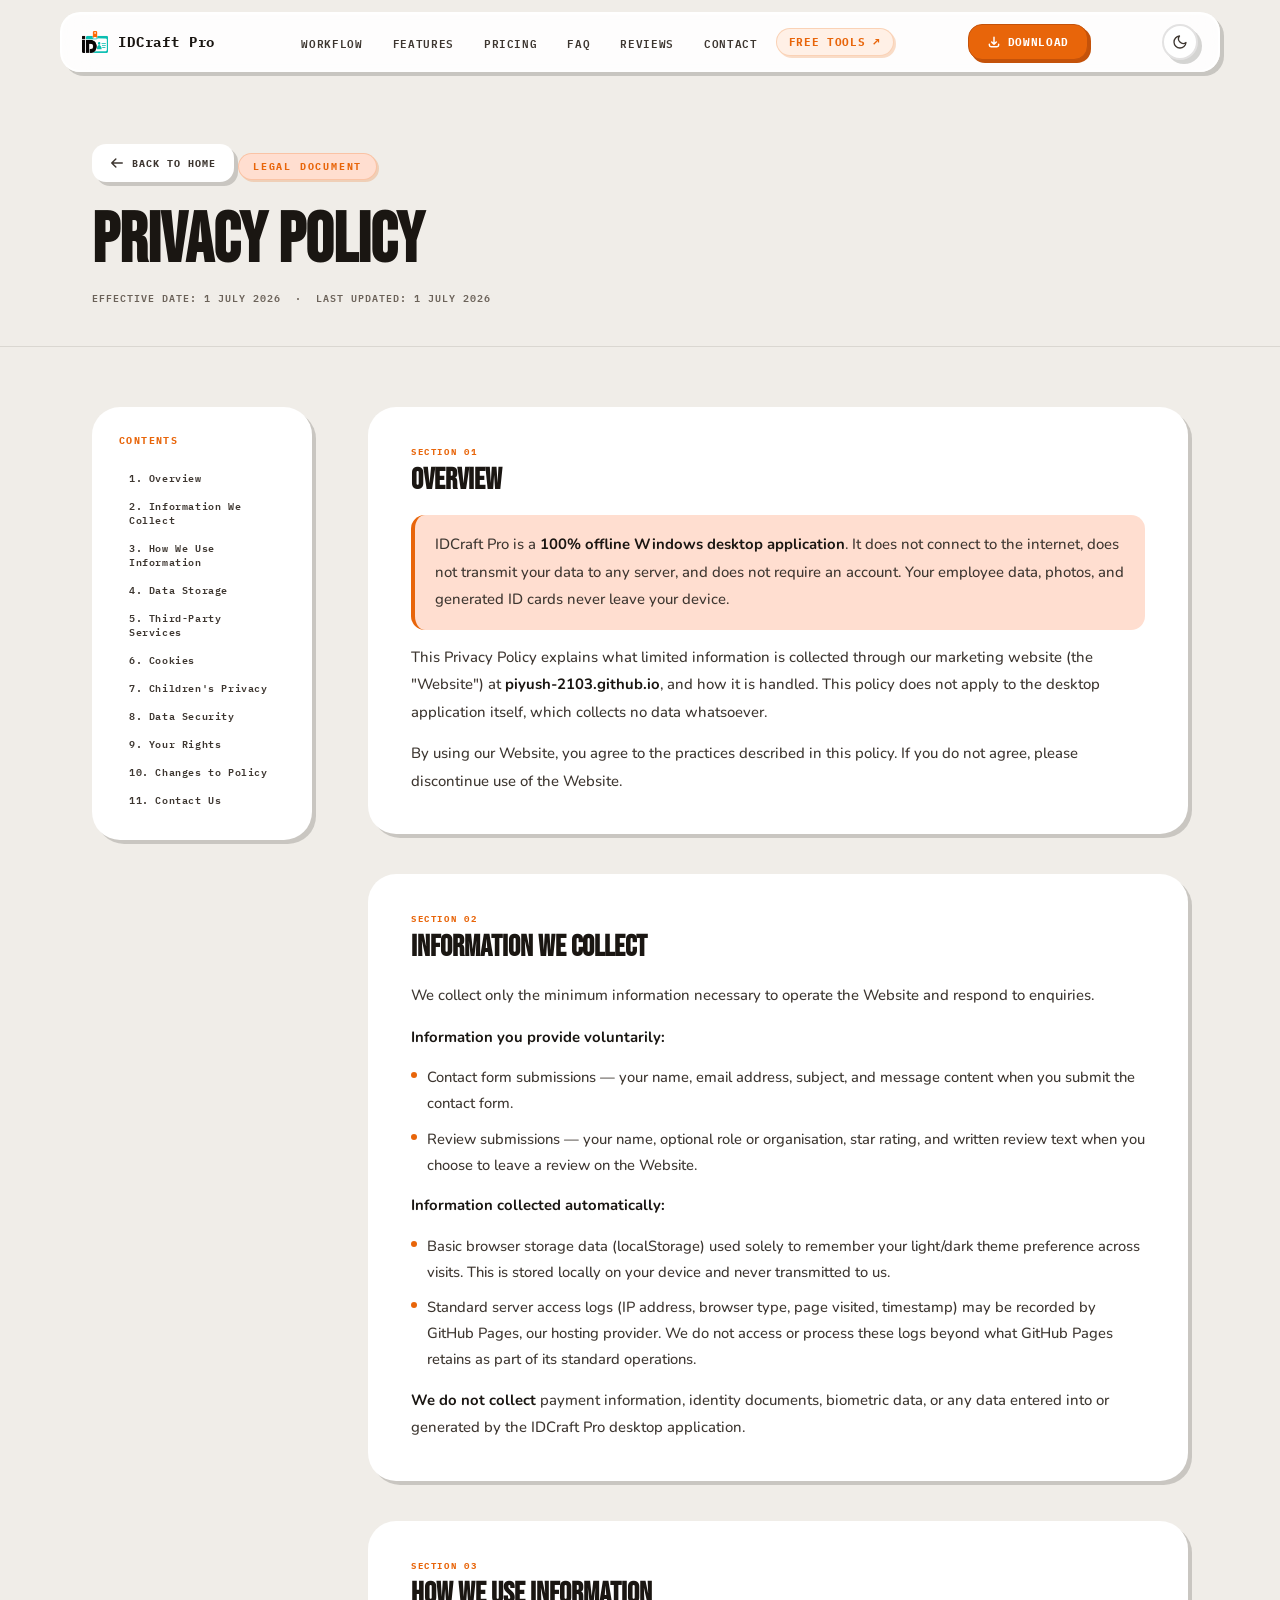
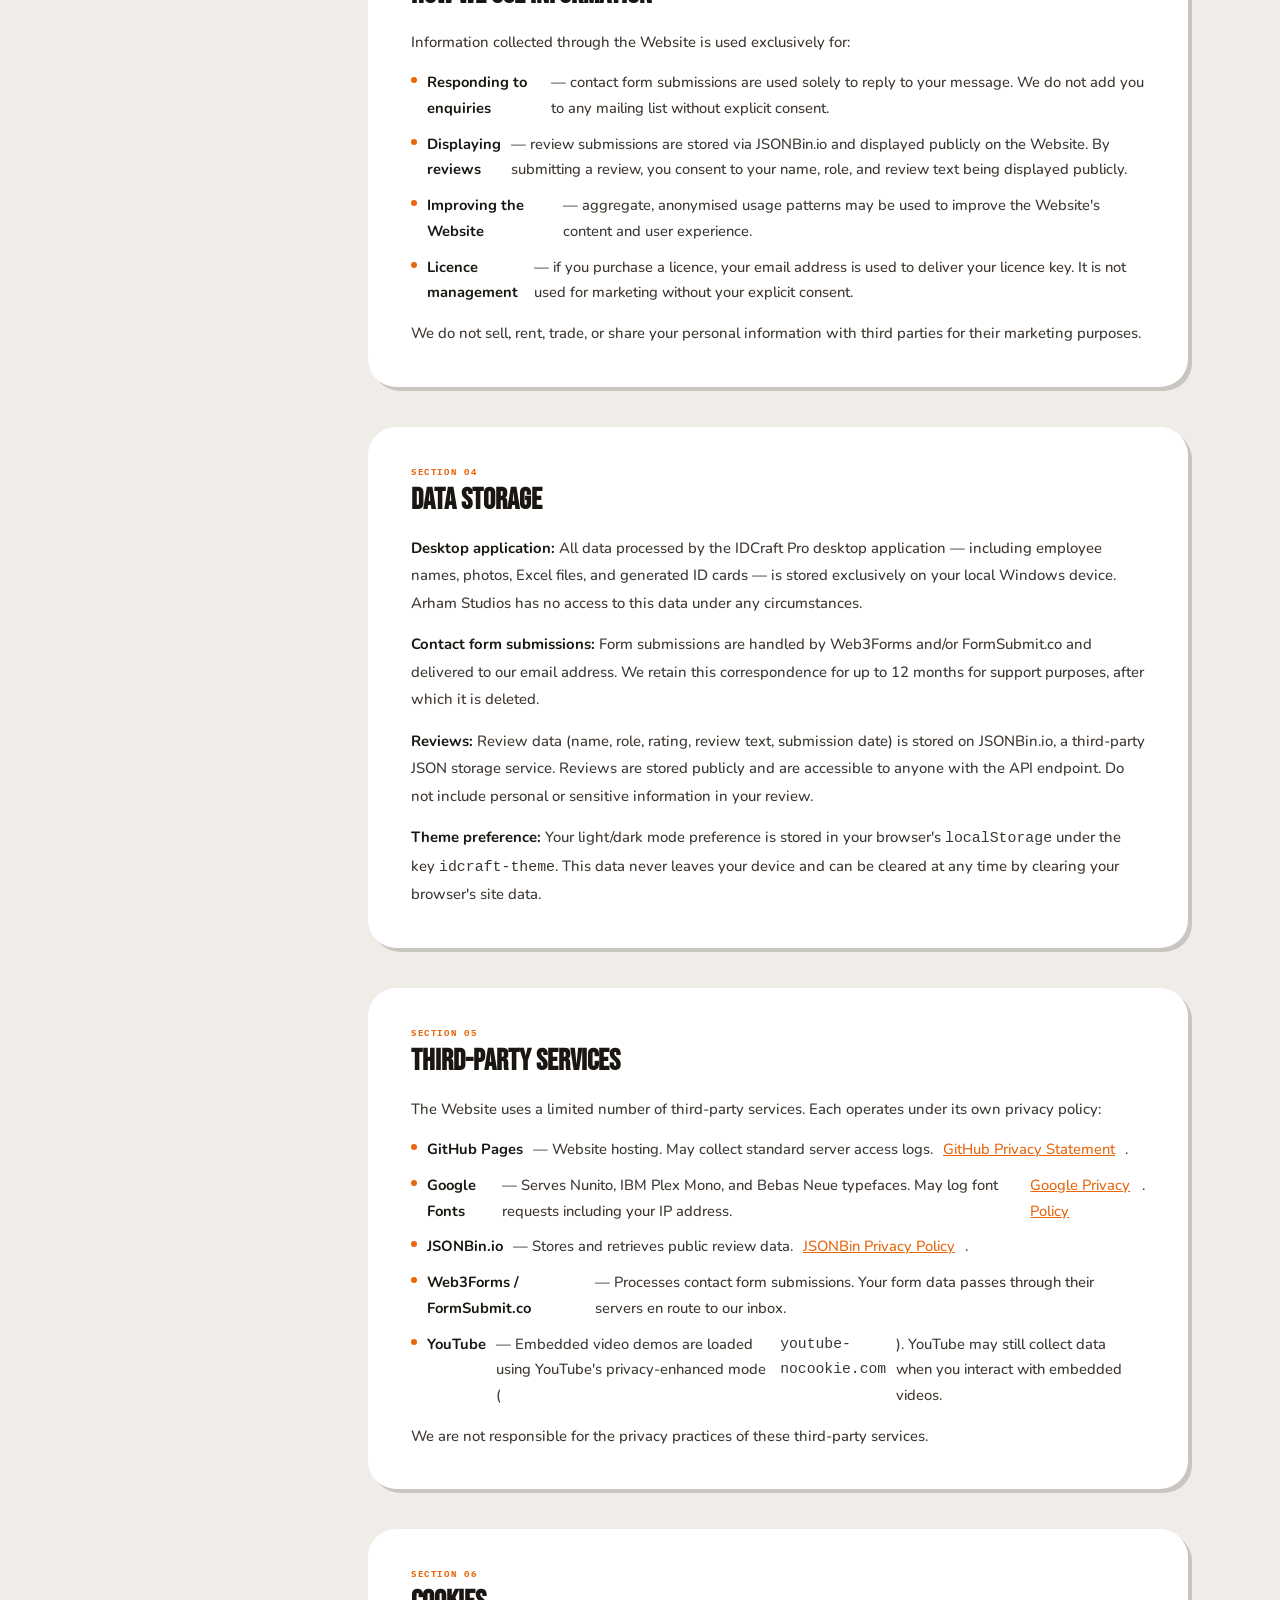
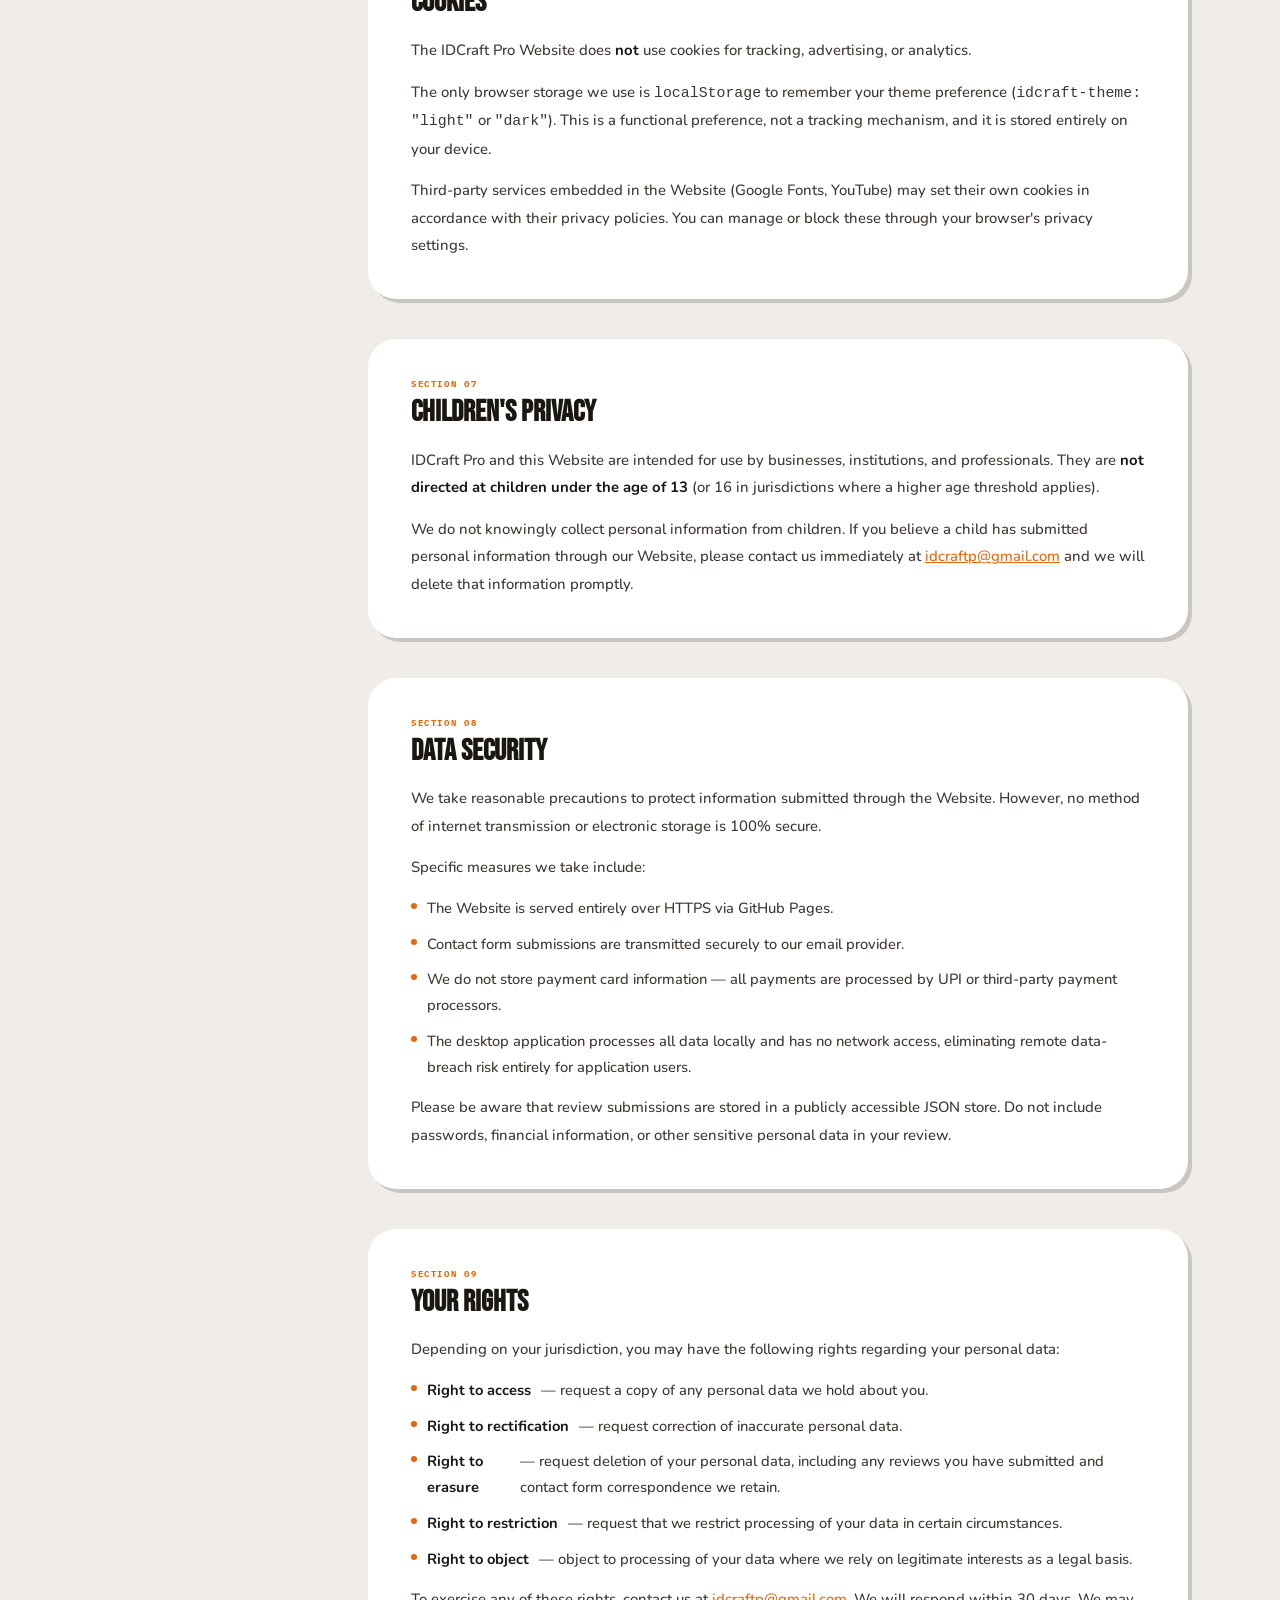
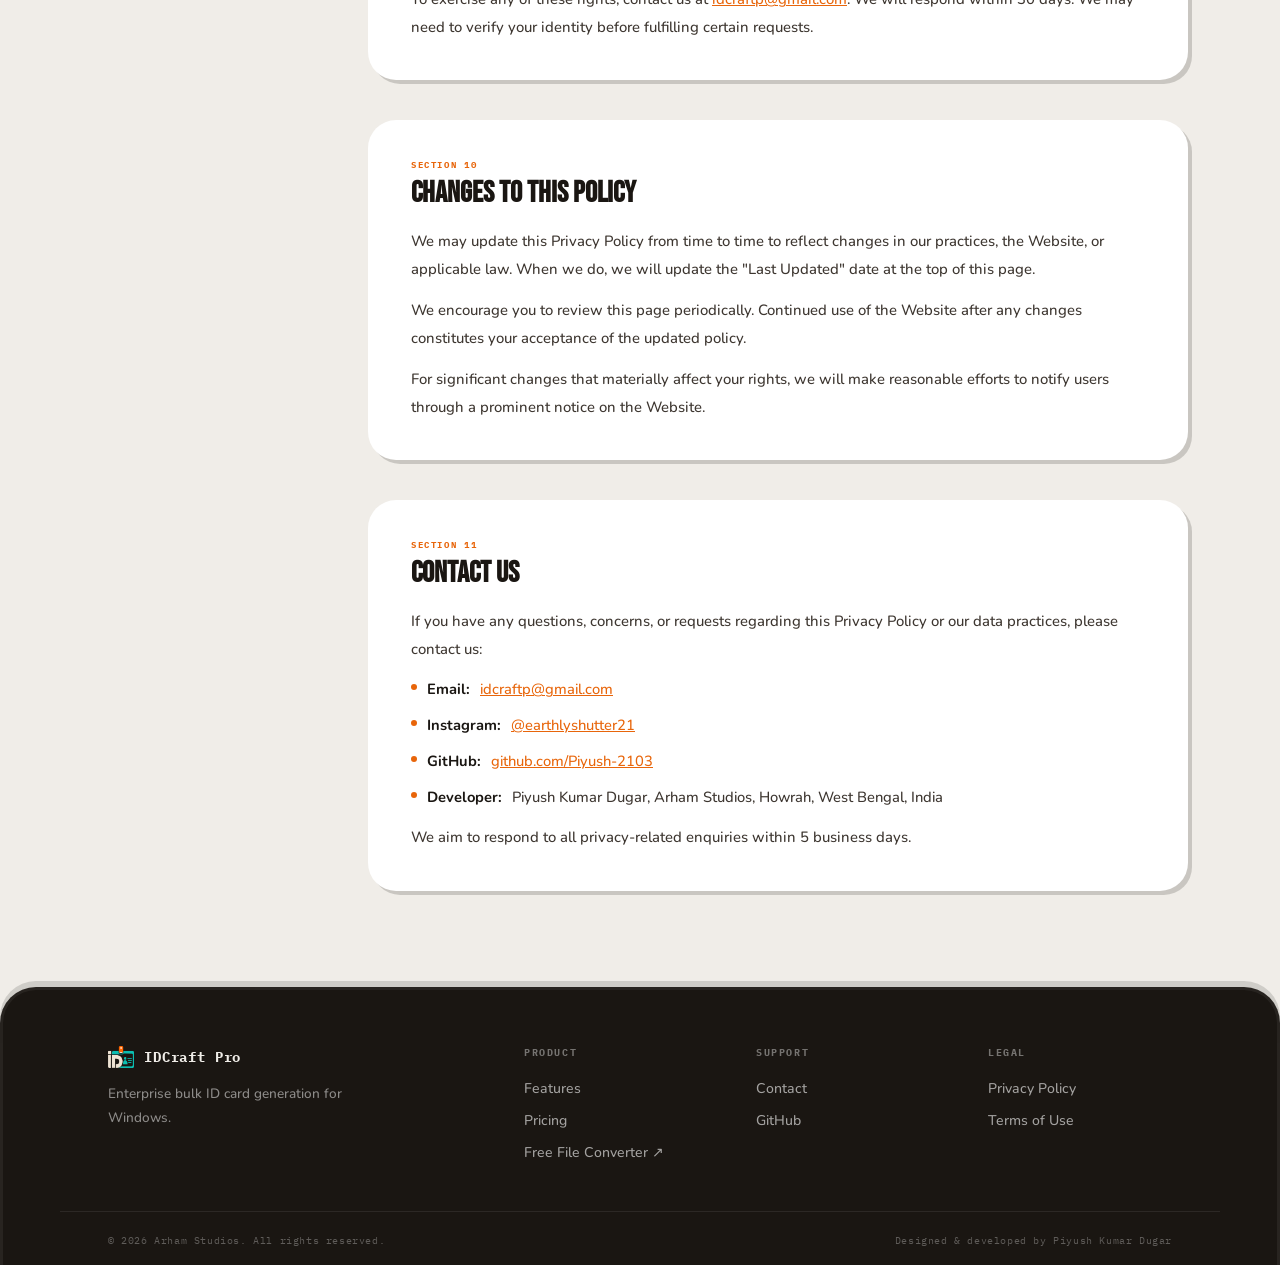
<file: privacy.html>
<!DOCTYPE html>
<html lang="en">
<head>
<meta charset="UTF-8">
<meta name="viewport" content="width=device-width, initial-scale=1.0">
<title>Privacy Policy — IDCraft Pro</title>
<meta name="description" content="IDCraft Pro Privacy Policy — how we handle your data on our website and desktop application.">
<link rel="icon" type="image/png" href="N4.png">
<link rel="preconnect" href="https://fonts.googleapis.com">
<link rel="preconnect" href="https://fonts.gstatic.com" crossorigin>
<link href="https://fonts.googleapis.com/css2?family=Bebas+Neue&family=IBM+Plex+Mono:wght@400;600;700&family=Nunito:wght@400;500;600;700;800;900&display=swap" rel="stylesheet">
<link rel="stylesheet" href="styles.css">
<style>
/* Legal page overrides */
.legal-hero{
  padding:60px 0 40px;
  border-bottom:1px solid var(--rule);
}
.legal-hero-label{
  display:inline-flex;align-items:center;gap:8px;
  background:var(--peach);color:var(--amber);
  font-family:var(--mono);font-size:10px;font-weight:700;
  letter-spacing:.18em;text-transform:uppercase;
  padding:6px 14px;border-radius:100px;
  border:1.5px solid var(--amber-md);
  box-shadow:2px 2px 0 var(--amber-md);
  margin-bottom:16px;
}
.legal-hero-title{
  font-family:var(--disp);
  font-size:clamp(2.8rem,6vw,4.4rem);
  line-height:1;color:var(--ink);margin-bottom:12px;
}
.legal-hero-meta{
  font-family:var(--mono);font-size:10px;font-weight:600;
  letter-spacing:.1em;text-transform:uppercase;color:var(--ink3);
}
.legal-body{
  padding:60px 0 96px;
  display:grid;
  grid-template-columns:220px 1fr;
  gap:56px;
  align-items:start;
}
/* Sticky table of contents */
.legal-toc{
  position:sticky;top:84px;
  background:var(--white);
  border-radius:var(--rlg);
  border:3px solid rgba(255,255,255,.9);
  box-shadow:var(--csm);
  padding:24px;
}
.legal-toc-title{
  font-family:var(--mono);font-size:10px;font-weight:700;
  letter-spacing:.14em;text-transform:uppercase;
  color:var(--amber);margin-bottom:16px;
}
.legal-toc a{
  display:block;font-family:var(--mono);font-size:10px;
  font-weight:600;letter-spacing:.06em;
  color:var(--ink2);padding:7px 10px;
  border-radius:var(--rsm);text-decoration:none;
  transition:background .15s,color .15s;
  line-height:1.4;
}
.legal-toc a:hover{background:var(--amber-lt);color:var(--amber)}
.legal-toc a.active{background:var(--amber-lt);color:var(--amber);}
/* Content */
.legal-content{display:flex;flex-direction:column;gap:40px;}
.legal-section{
  background:var(--white);
  border-radius:var(--rlg);
  border:3px solid rgba(255,255,255,.9);
  box-shadow:var(--csm);
  padding:36px 40px;
}
.legal-section-num{
  font-family:var(--mono);font-size:9px;font-weight:700;
  letter-spacing:.18em;text-transform:uppercase;
  color:var(--amber);margin-bottom:8px;
}
.legal-section h2{
  font-family:var(--disp);font-size:1.9rem;
  color:var(--ink);margin-bottom:18px;line-height:1.05;
}
.legal-section p{
  font-size:.93rem;line-height:1.85;
  color:var(--ink2);font-weight:500;margin-bottom:14px;
}
.legal-section p:last-child{margin-bottom:0}
.legal-section ul{
  display:flex;flex-direction:column;gap:10px;
  margin:12px 0 14px 0;
}
.legal-section ul li{
  display:flex;align-items:flex-start;gap:10px;
  font-size:.92rem;line-height:1.75;color:var(--ink2);font-weight:500;
}
.legal-section ul li::before{
  content:"";width:6px;height:6px;border-radius:50%;
  background:var(--amber);flex-shrink:0;margin-top:7px;
}
.legal-section strong{color:var(--ink);font-weight:700;}
.legal-section a{color:var(--amber);text-decoration:underline;}
.legal-back{
  display:inline-flex;align-items:center;gap:8px;
  font-family:var(--mono);font-size:10px;font-weight:700;
  letter-spacing:.1em;text-transform:uppercase;
  color:var(--ink2);text-decoration:none;
  padding:10px 16px;border-radius:var(--rsm);
  background:var(--white);border:2px solid rgba(255,255,255,.9);
  box-shadow:var(--csm);
  transition:color .15s,background .15s,transform .18s var(--ease),box-shadow .18s;
  margin-bottom:24px;
}
.legal-back:hover{color:var(--amber);background:var(--amber-lt);transform:translateY(-2px);box-shadow:var(--cmd)}
.legal-back svg{width:14px;height:14px;}
.legal-highlight{
  background:var(--peach);border-radius:var(--rsm);
  border-left:4px solid var(--amber);
  padding:16px 20px;margin:14px 0;
}
.legal-highlight p{margin:0;color:var(--ink2);}
/* Dark mode */
[data-theme="dark"] .legal-toc,
[data-theme="dark"] .legal-section,
[data-theme="dark"] .legal-back{
  background:var(--white);border-color:rgba(245,239,230,.08);
}
[data-theme="dark"] .legal-highlight{
  background:rgba(232,101,10,.12);border-color:var(--amber);
}
/* Responsive */
@media(max-width:860px){
  .legal-body{grid-template-columns:1fr;gap:32px;}
  .legal-toc{position:static;}
}
@media(max-width:600px){
  .legal-hero{padding:40px 0 28px;}
  .legal-section{padding:24px 20px;}
  .legal-body{padding:40px 0 64px;}
}
</style>
</head>
<body>
<a href="#main-content" class="skip-link">Skip to main content</a>
<div id="prog" role="progressbar" aria-label="Page scroll progress"></div>
<header id="nav" role="banner">
  <div class="nav-inner">
    <div class="nav-brand"><img src="N4.png" alt="IDCraft Pro logo" width="26" height="22"><span class="nav-brand-name">IDCraft Pro</span></div>
    <nav class="nav-links" aria-label="Main navigation">
      <a href="index.html#workflow">Workflow</a>
      <a href="index.html#features">Features</a>
      <a href="index.html#pricing">Pricing</a>
      <a href="index.html#faq">FAQ</a>
      <a href="index.html#reviews">Reviews</a>
      <a href="index.html#contact">Contact</a>
      <a href="transmorph.html" target="_blank" class="nav-free-tools">Free Tools ↗</a>
    </nav>
    <a href="https://github.com/Piyush-2103/IDCraft-Pro/releases/latest/download/IDCraft-Pro-Setup.exe" class="nav-cta">
      <svg width="14" height="14" viewBox="0 0 24 24" fill="none" stroke="currentColor" stroke-width="2.5"><path stroke-linecap="round" stroke-linejoin="round" d="M4 16v1a3 3 0 003 3h10a3 3 0 003-3v-1m-4-4l-4 4m0 0l-4-4m4 4V4"/></svg>Download
    </a>
    <button id="theme-toggle" aria-label="Toggle dark mode">
      <svg class="moon-icon" viewBox="0 0 24 24" fill="none" stroke="currentColor" stroke-width="2"><path stroke-linecap="round" stroke-linejoin="round" d="M21 12.79A9 9 0 1111.21 3 7 7 0 0021 12.79z"/></svg>
      <svg class="sun-icon" viewBox="0 0 24 24" fill="none" stroke="currentColor" stroke-width="2"><circle cx="12" cy="12" r="5"/><path stroke-linecap="round" d="M12 1v2M12 21v2M4.22 4.22l1.42 1.42M18.36 18.36l1.42 1.42M1 12h2M21 12h2M4.22 19.78l1.42-1.42M18.36 5.64l1.42-1.42"/></svg>
    </button>
    <button id="mob-btn" aria-label="Open menu" aria-expanded="false" aria-controls="mob-menu"><span></span><span></span><span></span></button>
  </div>
  <nav id="mob-menu" aria-label="Mobile navigation">
    <a href="index.html#workflow" class="ml">Workflow</a>
    <a href="index.html#features" class="ml">Features</a>
    <a href="index.html#pricing" class="ml">Pricing</a>
    <a href="index.html#faq" class="ml">FAQ</a>
    <a href="index.html#reviews" class="ml">Reviews</a>
    <a href="index.html#contact" class="ml">Contact</a>
    <a href="transmorph.html" target="_blank" class="ml" style="color:var(--amber);">Free Tools ↗</a>
    <a href="https://github.com/Piyush-2103/IDCraft-Pro/releases/latest/download/IDCraft-Pro-Setup.exe" class="ml mob-cta">&#11015; Download Free Trial</a>
  </nav>
</header>
<main id="main-content">
<section class="legal-hero">
  <div class="wrap">
    <a href="index.html" class="legal-back">
      <svg fill="none" stroke="currentColor" stroke-width="2.5" viewBox="0 0 24 24"><path stroke-linecap="round" stroke-linejoin="round" d="M10 19l-7-7m0 0l7-7m-7 7h18"/></svg>
      Back to Home
    </a>
    <div class="legal-hero-label">Legal Document</div>
    <h1 class="legal-hero-title">Privacy Policy</h1>
    <p class="legal-hero-meta">Effective Date: 1 July 2026 &nbsp;&middot;&nbsp; Last Updated: 1 July 2026</p>
  </div>
</section>
<div class="wrap">
  <div class="legal-body">
    <aside class="legal-toc" aria-label="Table of contents">
  <div class="legal-toc-title">Contents</div>
  <a href="#p1">1. Overview</a>
  <a href="#p2">2. Information We Collect</a>
  <a href="#p3">3. How We Use Information</a>
  <a href="#p4">4. Data Storage</a>
  <a href="#p5">5. Third-Party Services</a>
  <a href="#p6">6. Cookies</a>
  <a href="#p7">7. Children's Privacy</a>
  <a href="#p8">8. Data Security</a>
  <a href="#p9">9. Your Rights</a>
  <a href="#p10">10. Changes to Policy</a>
  <a href="#p11">11. Contact Us</a>
</aside>
    <div class="legal-content">
      
<div class="legal-section rv" id="p1">
  <div class="legal-section-num">Section 01</div>
  <h2>Overview</h2>
  <div class="legal-highlight"><p>IDCraft Pro is a <strong>100% offline Windows desktop application</strong>. It does not connect to the internet, does not transmit your data to any server, and does not require an account. Your employee data, photos, and generated ID cards never leave your device.</p></div>
  <p>This Privacy Policy explains what limited information is collected through our marketing website (the "Website") at <strong>piyush-2103.github.io</strong>, and how it is handled. This policy does not apply to the desktop application itself, which collects no data whatsoever.</p>
  <p>By using our Website, you agree to the practices described in this policy. If you do not agree, please discontinue use of the Website.</p>
</div>

<div class="legal-section rv" id="p2">
  <div class="legal-section-num">Section 02</div>
  <h2>Information We Collect</h2>
  <p>We collect only the minimum information necessary to operate the Website and respond to enquiries.</p>
  <p><strong>Information you provide voluntarily:</strong></p>
  <ul>
    <li>Contact form submissions — your name, email address, subject, and message content when you submit the contact form.</li>
    <li>Review submissions — your name, optional role or organisation, star rating, and written review text when you choose to leave a review on the Website.</li>
  </ul>
  <p><strong>Information collected automatically:</strong></p>
  <ul>
    <li>Basic browser storage data (localStorage) used solely to remember your light/dark theme preference across visits. This is stored locally on your device and never transmitted to us.</li>
    <li>Standard server access logs (IP address, browser type, page visited, timestamp) may be recorded by GitHub Pages, our hosting provider. We do not access or process these logs beyond what GitHub Pages retains as part of its standard operations.</li>
  </ul>
  <p><strong>We do not collect</strong> payment information, identity documents, biometric data, or any data entered into or generated by the IDCraft Pro desktop application.</p>
</div>

<div class="legal-section rv" id="p3">
  <div class="legal-section-num">Section 03</div>
  <h2>How We Use Information</h2>
  <p>Information collected through the Website is used exclusively for:</p>
  <ul>
    <li><strong>Responding to enquiries</strong> — contact form submissions are used solely to reply to your message. We do not add you to any mailing list without explicit consent.</li>
    <li><strong>Displaying reviews</strong> — review submissions are stored via JSONBin.io and displayed publicly on the Website. By submitting a review, you consent to your name, role, and review text being displayed publicly.</li>
    <li><strong>Improving the Website</strong> — aggregate, anonymised usage patterns may be used to improve the Website's content and user experience.</li>
    <li><strong>Licence management</strong> — if you purchase a licence, your email address is used to deliver your licence key. It is not used for marketing without your explicit consent.</li>
  </ul>
  <p>We do not sell, rent, trade, or share your personal information with third parties for their marketing purposes.</p>
</div>

<div class="legal-section rv" id="p4">
  <div class="legal-section-num">Section 04</div>
  <h2>Data Storage</h2>
  <p><strong>Desktop application:</strong> All data processed by the IDCraft Pro desktop application — including employee names, photos, Excel files, and generated ID cards — is stored exclusively on your local Windows device. Arham Studios has no access to this data under any circumstances.</p>
  <p><strong>Contact form submissions:</strong> Form submissions are handled by Web3Forms and/or FormSubmit.co and delivered to our email address. We retain this correspondence for up to 12 months for support purposes, after which it is deleted.</p>
  <p><strong>Reviews:</strong> Review data (name, role, rating, review text, submission date) is stored on JSONBin.io, a third-party JSON storage service. Reviews are stored publicly and are accessible to anyone with the API endpoint. Do not include personal or sensitive information in your review.</p>
  <p><strong>Theme preference:</strong> Your light/dark mode preference is stored in your browser's <code>localStorage</code> under the key <code>idcraft-theme</code>. This data never leaves your device and can be cleared at any time by clearing your browser's site data.</p>
</div>

<div class="legal-section rv" id="p5">
  <div class="legal-section-num">Section 05</div>
  <h2>Third-Party Services</h2>
  <p>The Website uses a limited number of third-party services. Each operates under its own privacy policy:</p>
  <ul>
    <li><strong>GitHub Pages</strong> — Website hosting. May collect standard server access logs. <a href="https://docs.github.com/en/site-policy/privacy-policies/github-privacy-statement" target="_blank" rel="noopener">GitHub Privacy Statement</a>.</li>
    <li><strong>Google Fonts</strong> — Serves Nunito, IBM Plex Mono, and Bebas Neue typefaces. May log font requests including your IP address. <a href="https://policies.google.com/privacy" target="_blank" rel="noopener">Google Privacy Policy</a>.</li>
    <li><strong>JSONBin.io</strong> — Stores and retrieves public review data. <a href="https://jsonbin.io/privacy-policy" target="_blank" rel="noopener">JSONBin Privacy Policy</a>.</li>
    <li><strong>Web3Forms / FormSubmit.co</strong> — Processes contact form submissions. Your form data passes through their servers en route to our inbox.</li>
    <li><strong>YouTube</strong> — Embedded video demos are loaded using YouTube's privacy-enhanced mode (<code>youtube-nocookie.com</code>). YouTube may still collect data when you interact with embedded videos.</li>
  </ul>
  <p>We are not responsible for the privacy practices of these third-party services.</p>
</div>

<div class="legal-section rv" id="p6">
  <div class="legal-section-num">Section 06</div>
  <h2>Cookies</h2>
  <p>The IDCraft Pro Website does <strong>not</strong> use cookies for tracking, advertising, or analytics.</p>
  <p>The only browser storage we use is <code>localStorage</code> to remember your theme preference (<code>idcraft-theme: "light"</code> or <code>"dark"</code>). This is a functional preference, not a tracking mechanism, and it is stored entirely on your device.</p>
  <p>Third-party services embedded in the Website (Google Fonts, YouTube) may set their own cookies in accordance with their privacy policies. You can manage or block these through your browser's privacy settings.</p>
</div>

<div class="legal-section rv" id="p7">
  <div class="legal-section-num">Section 07</div>
  <h2>Children's Privacy</h2>
  <p>IDCraft Pro and this Website are intended for use by businesses, institutions, and professionals. They are <strong>not directed at children under the age of 13</strong> (or 16 in jurisdictions where a higher age threshold applies).</p>
  <p>We do not knowingly collect personal information from children. If you believe a child has submitted personal information through our Website, please contact us immediately at <a href="mailto:idcraftp@gmail.com">idcraftp@gmail.com</a> and we will delete that information promptly.</p>
</div>

<div class="legal-section rv" id="p8">
  <div class="legal-section-num">Section 08</div>
  <h2>Data Security</h2>
  <p>We take reasonable precautions to protect information submitted through the Website. However, no method of internet transmission or electronic storage is 100% secure.</p>
  <p>Specific measures we take include:</p>
  <ul>
    <li>The Website is served entirely over HTTPS via GitHub Pages.</li>
    <li>Contact form submissions are transmitted securely to our email provider.</li>
    <li>We do not store payment card information — all payments are processed by UPI or third-party payment processors.</li>
    <li>The desktop application processes all data locally and has no network access, eliminating remote data-breach risk entirely for application users.</li>
  </ul>
  <p>Please be aware that review submissions are stored in a publicly accessible JSON store. Do not include passwords, financial information, or other sensitive personal data in your review.</p>
</div>

<div class="legal-section rv" id="p9">
  <div class="legal-section-num">Section 09</div>
  <h2>Your Rights</h2>
  <p>Depending on your jurisdiction, you may have the following rights regarding your personal data:</p>
  <ul>
    <li><strong>Right to access</strong> — request a copy of any personal data we hold about you.</li>
    <li><strong>Right to rectification</strong> — request correction of inaccurate personal data.</li>
    <li><strong>Right to erasure</strong> — request deletion of your personal data, including any reviews you have submitted and contact form correspondence we retain.</li>
    <li><strong>Right to restriction</strong> — request that we restrict processing of your data in certain circumstances.</li>
    <li><strong>Right to object</strong> — object to processing of your data where we rely on legitimate interests as a legal basis.</li>
  </ul>
  <p>To exercise any of these rights, contact us at <a href="mailto:idcraftp@gmail.com">idcraftp@gmail.com</a>. We will respond within 30 days. We may need to verify your identity before fulfilling certain requests.</p>
</div>

<div class="legal-section rv" id="p10">
  <div class="legal-section-num">Section 10</div>
  <h2>Changes to This Policy</h2>
  <p>We may update this Privacy Policy from time to time to reflect changes in our practices, the Website, or applicable law. When we do, we will update the "Last Updated" date at the top of this page.</p>
  <p>We encourage you to review this page periodically. Continued use of the Website after any changes constitutes your acceptance of the updated policy.</p>
  <p>For significant changes that materially affect your rights, we will make reasonable efforts to notify users through a prominent notice on the Website.</p>
</div>

<div class="legal-section rv" id="p11">
  <div class="legal-section-num">Section 11</div>
  <h2>Contact Us</h2>
  <p>If you have any questions, concerns, or requests regarding this Privacy Policy or our data practices, please contact us:</p>
  <ul>
    <li><strong>Email:</strong> <a href="mailto:idcraftp@gmail.com">idcraftp@gmail.com</a></li>
    <li><strong>Instagram:</strong> <a href="https://instagram.com/earthlyshutter21" target="_blank" rel="noopener">@earthlyshutter21</a></li>
    <li><strong>GitHub:</strong> <a href="https://github.com/Piyush-2103" target="_blank" rel="noopener">github.com/Piyush-2103</a></li>
    <li><strong>Developer:</strong> Piyush Kumar Dugar, Arham Studios, Howrah, West Bengal, India</li>
  </ul>
  <p>We aim to respond to all privacy-related enquiries within 5 business days.</p>
</div>

    </div>
  </div>
</div>
</main>
<footer>
  <div class="footer-top">
    <div>
      <div class="footer-brand-row"><img src="N5.png" alt="IDCraft Pro" width="26" height="22"><span class="footer-brand-name">IDCraft Pro</span></div>
      <p class="footer-brand-desc">Enterprise bulk ID card generation for Windows.</p>
    </div>
    <div><div class="footer-col-title">Product</div><ul class="footer-links"><li><a href="index.html#features">Features</a></li><li><a href="index.html#pricing">Pricing</a></li><li><a href="transmorph.html" target="_blank">Free File Converter ↗</a></li></ul></div>
    <div><div class="footer-col-title">Support</div><ul class="footer-links"><li><a href="index.html#contact">Contact</a></li><li><a href="https://github.com/Piyush-2103/IDCraft-Pro" target="_blank">GitHub</a></li></ul></div>
    <div><div class="footer-col-title">Legal</div><ul class="footer-links"><li><a href="privacy.html">Privacy Policy</a></li><li><a href="terms.html">Terms of Use</a></li></ul></div>
  </div>
  <div class="footer-bottom">
    <p>&copy; 2026 Arham Studios. All rights reserved.</p>
    <p>Designed &amp; developed by Piyush Kumar Dugar</p>
  </div>
</footer>
<script defer src="script.js"></script>
</body>
</html>
</file>
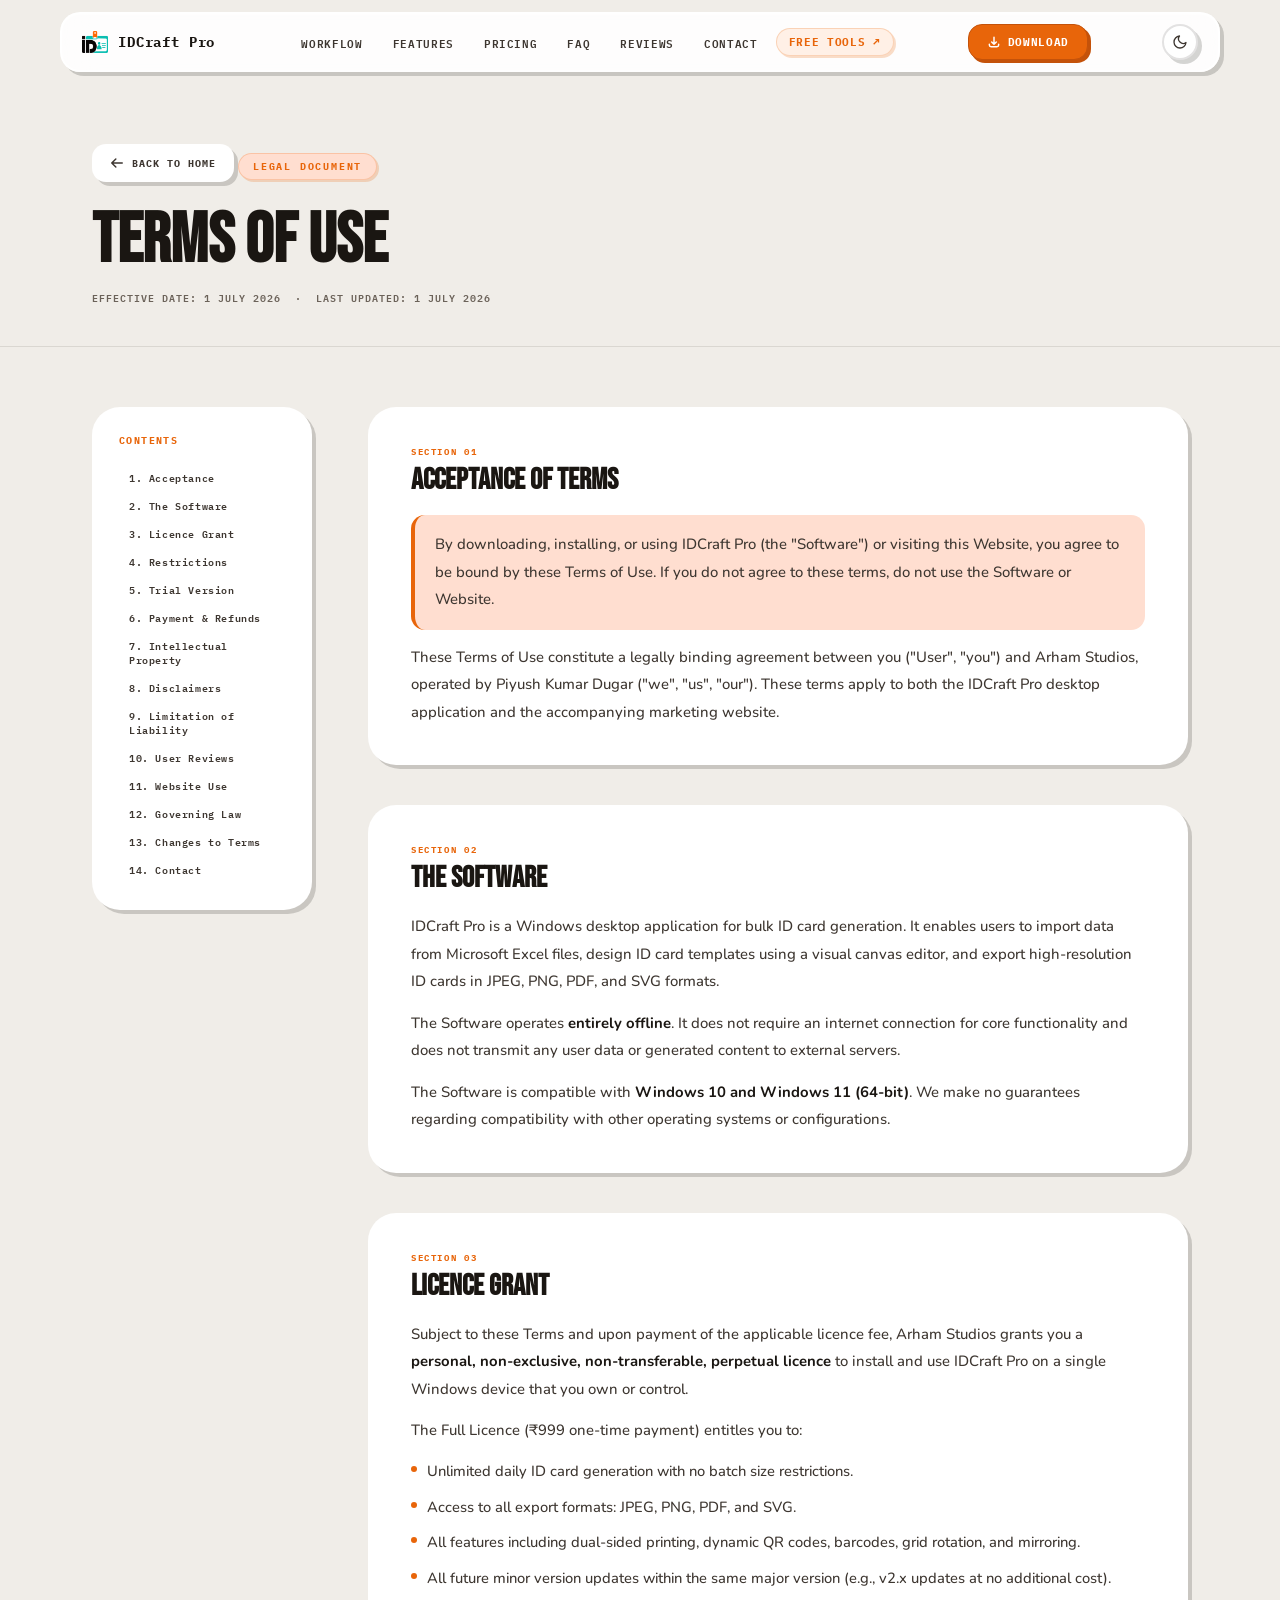
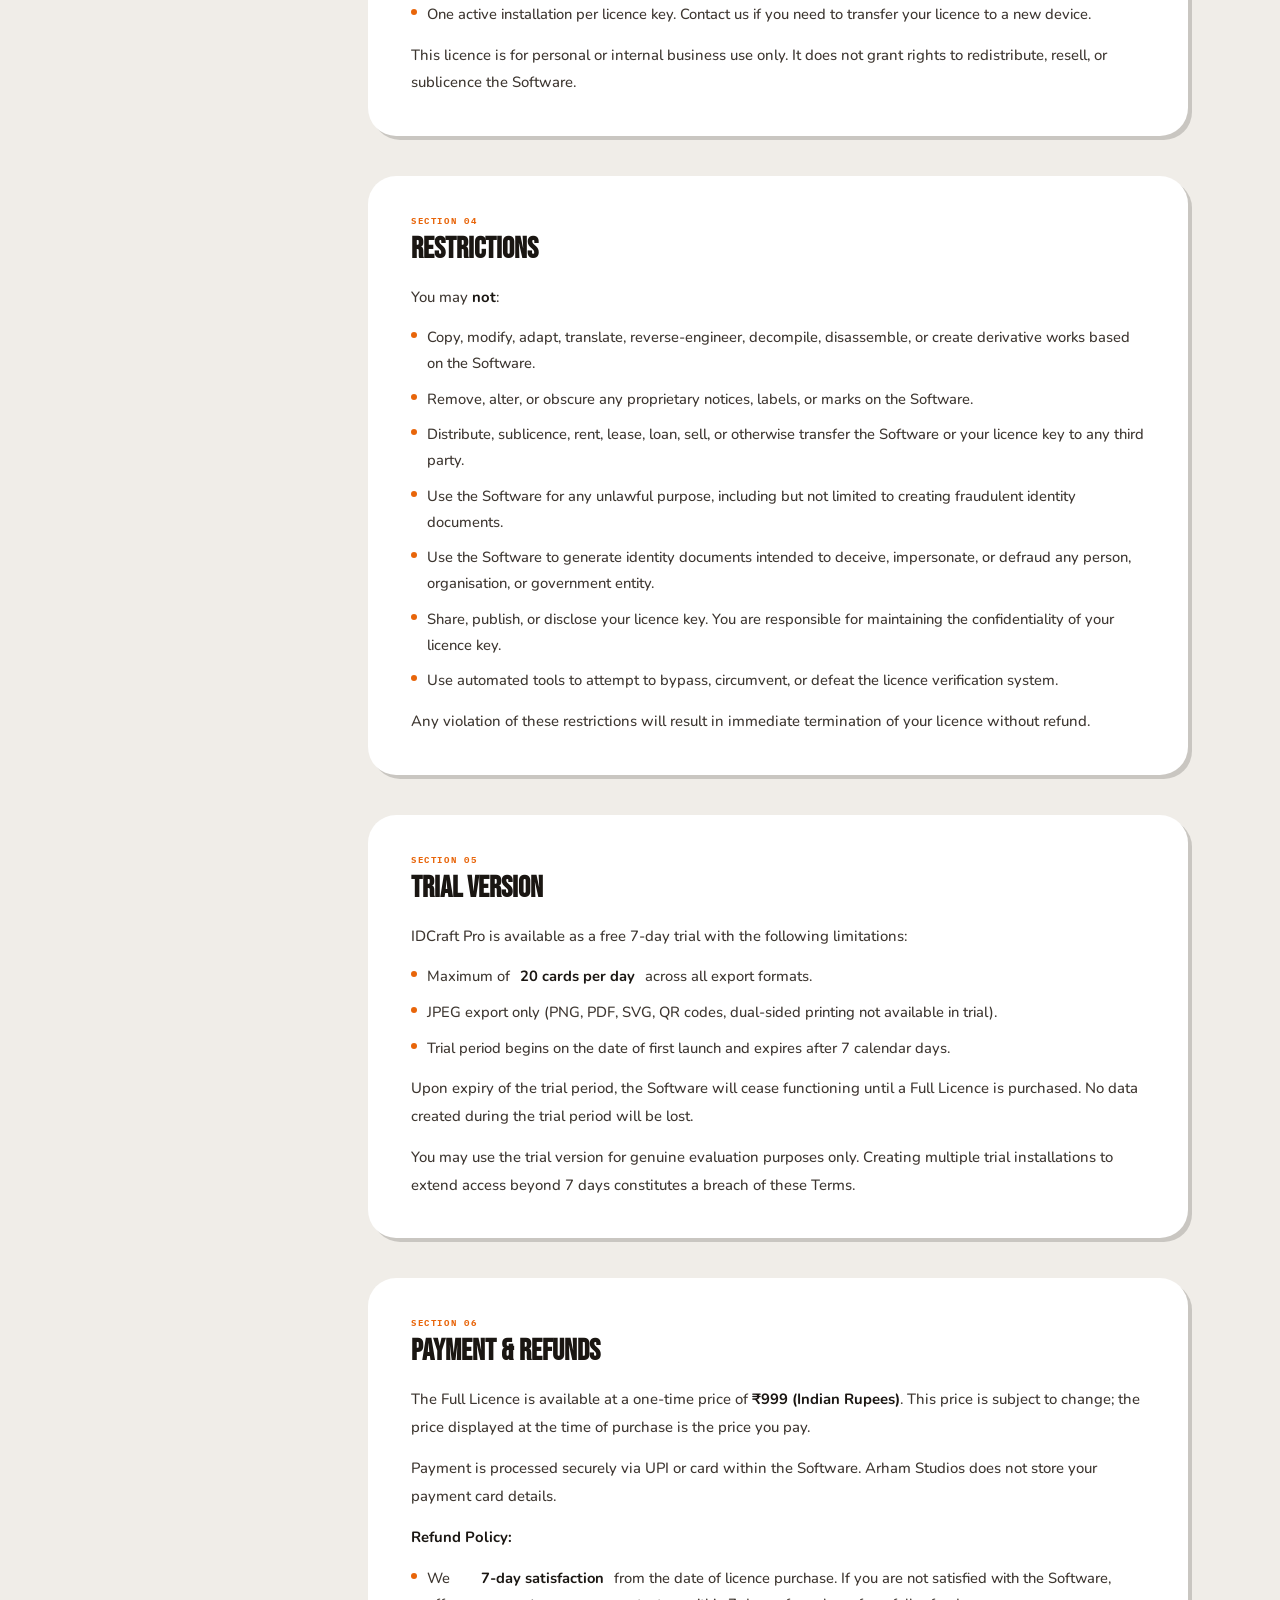
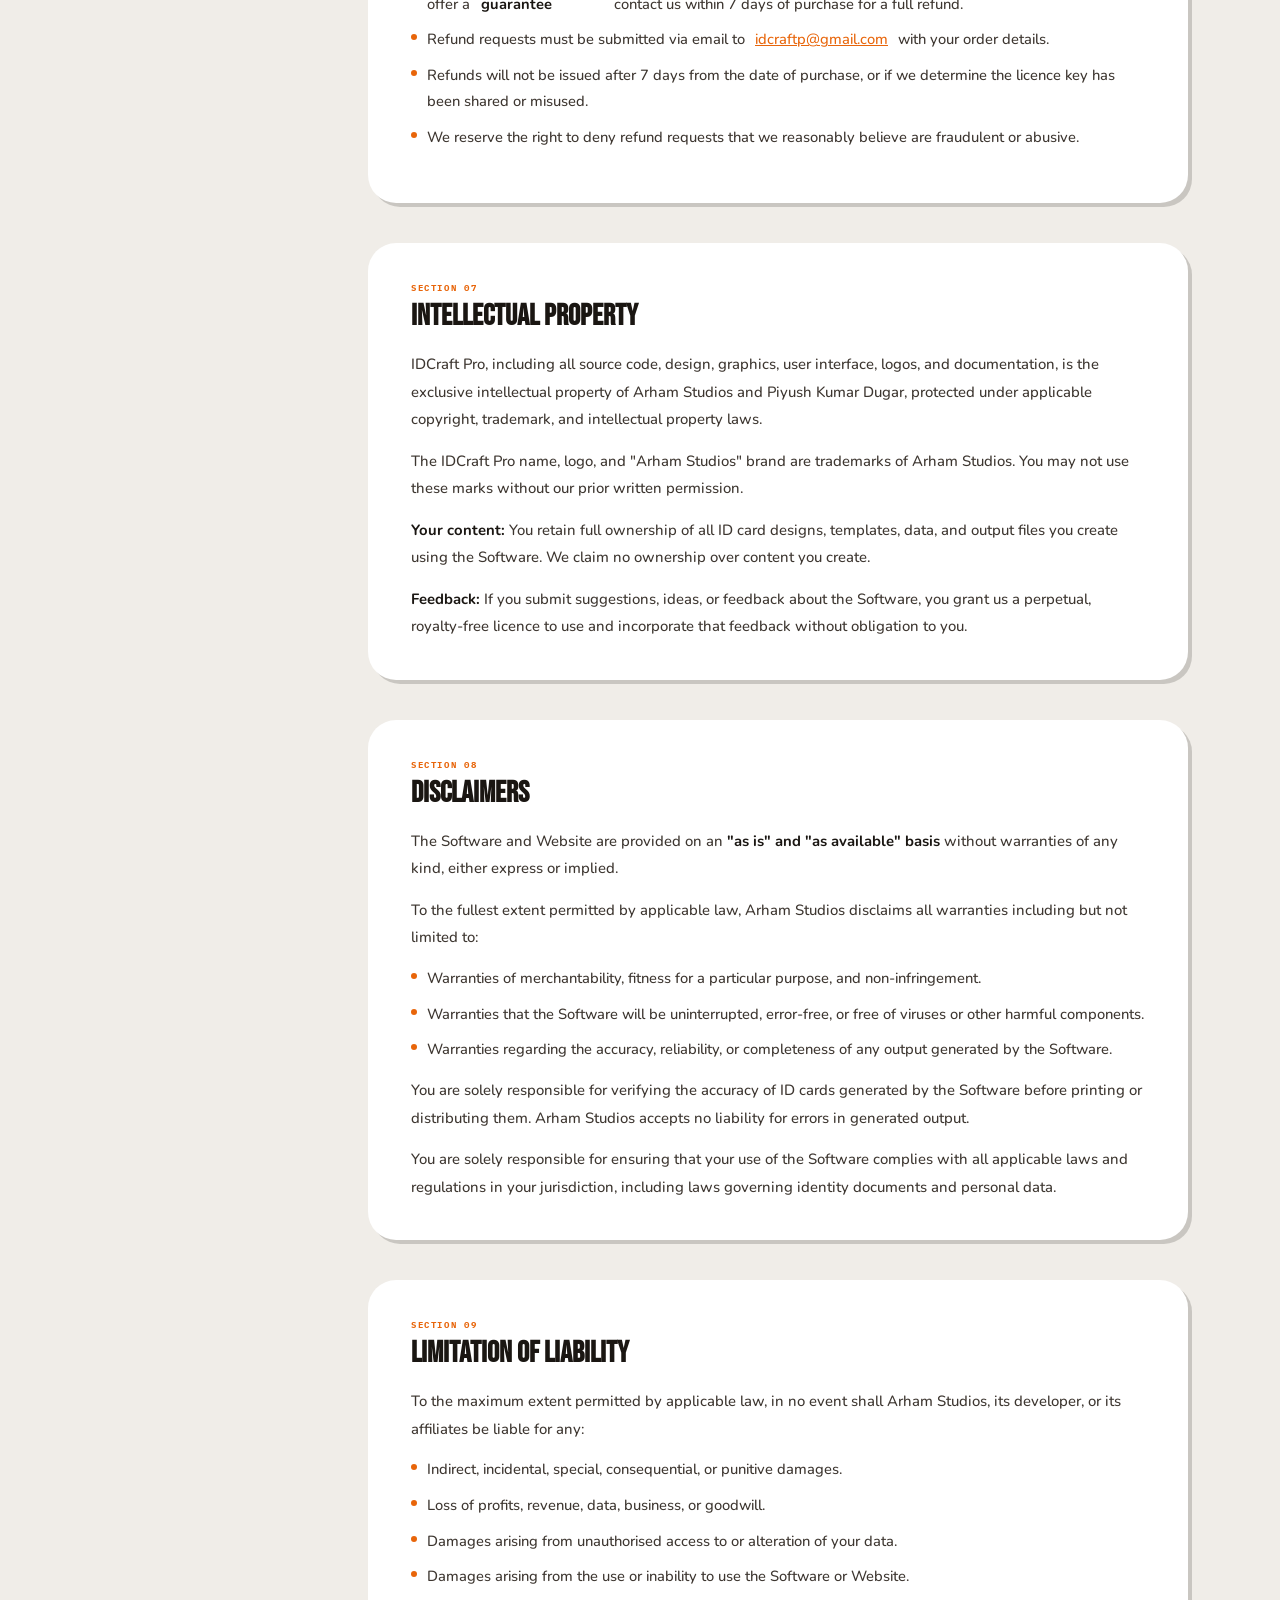
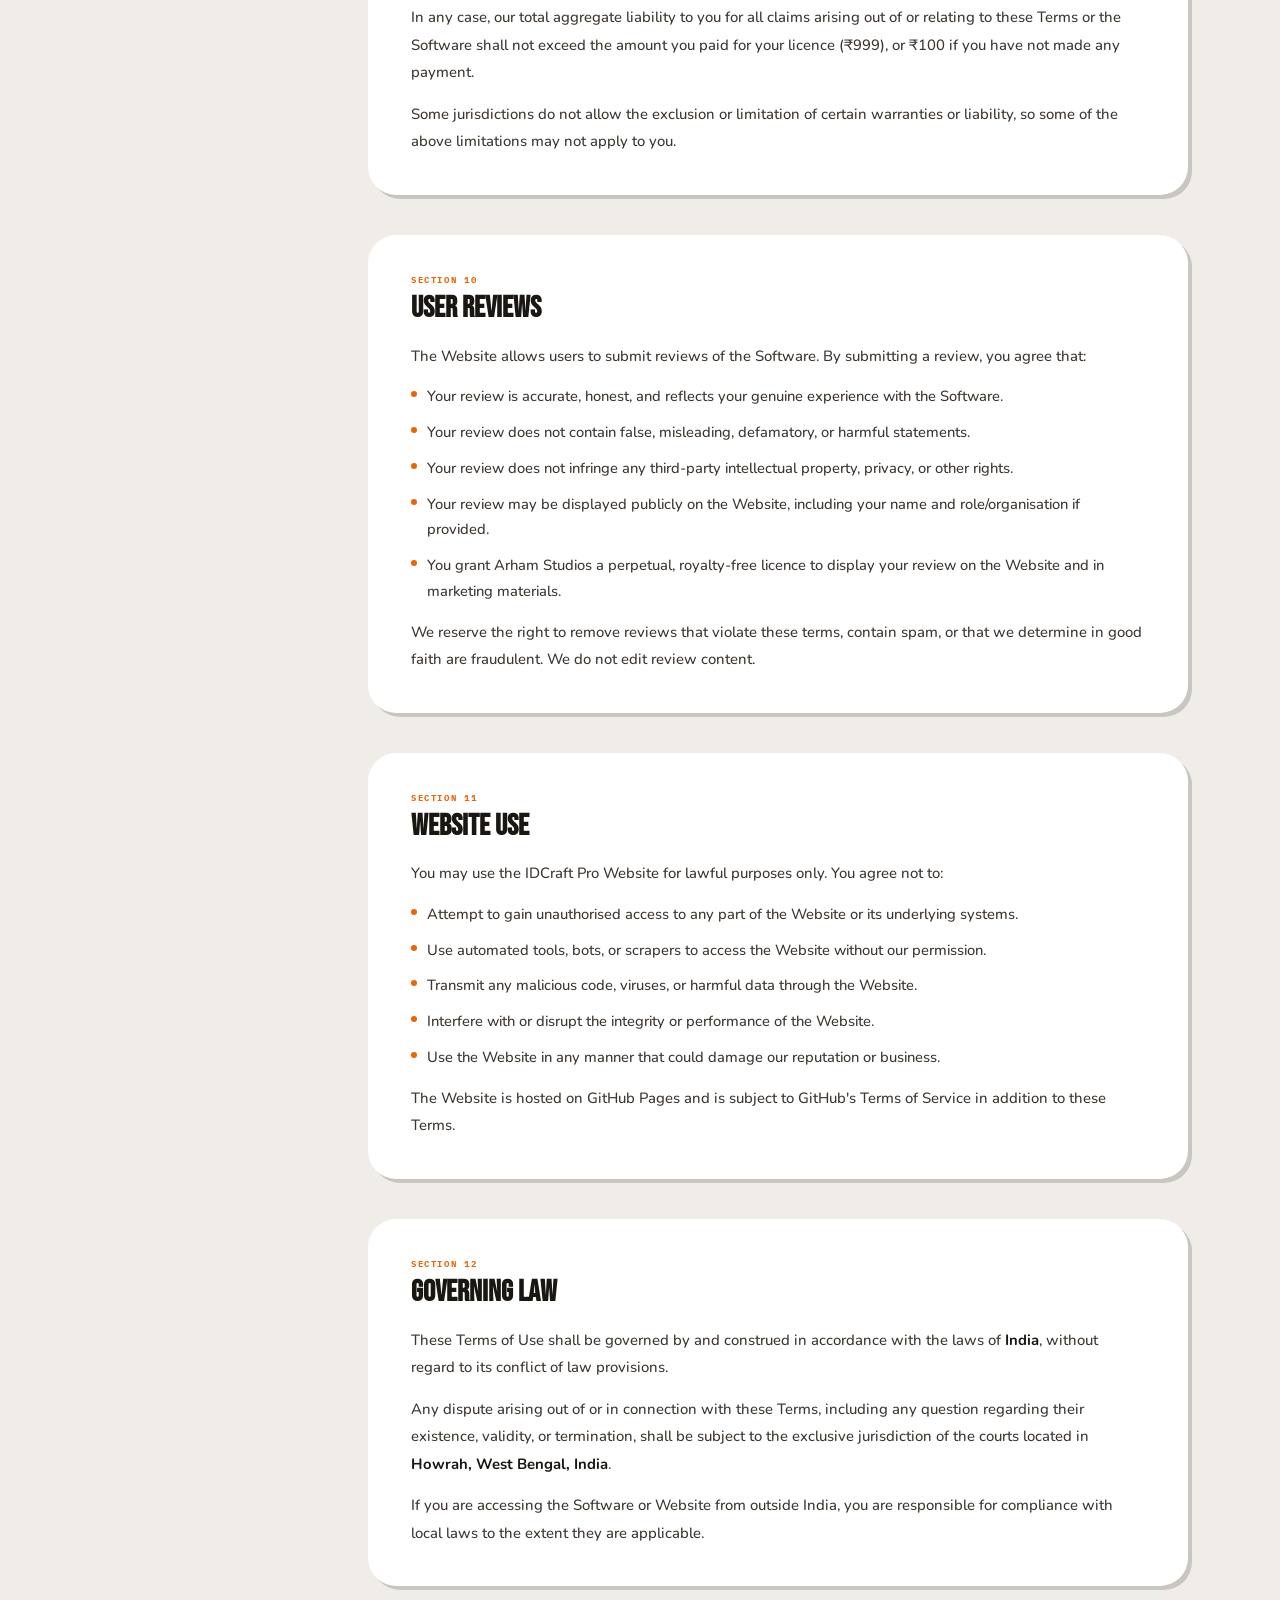
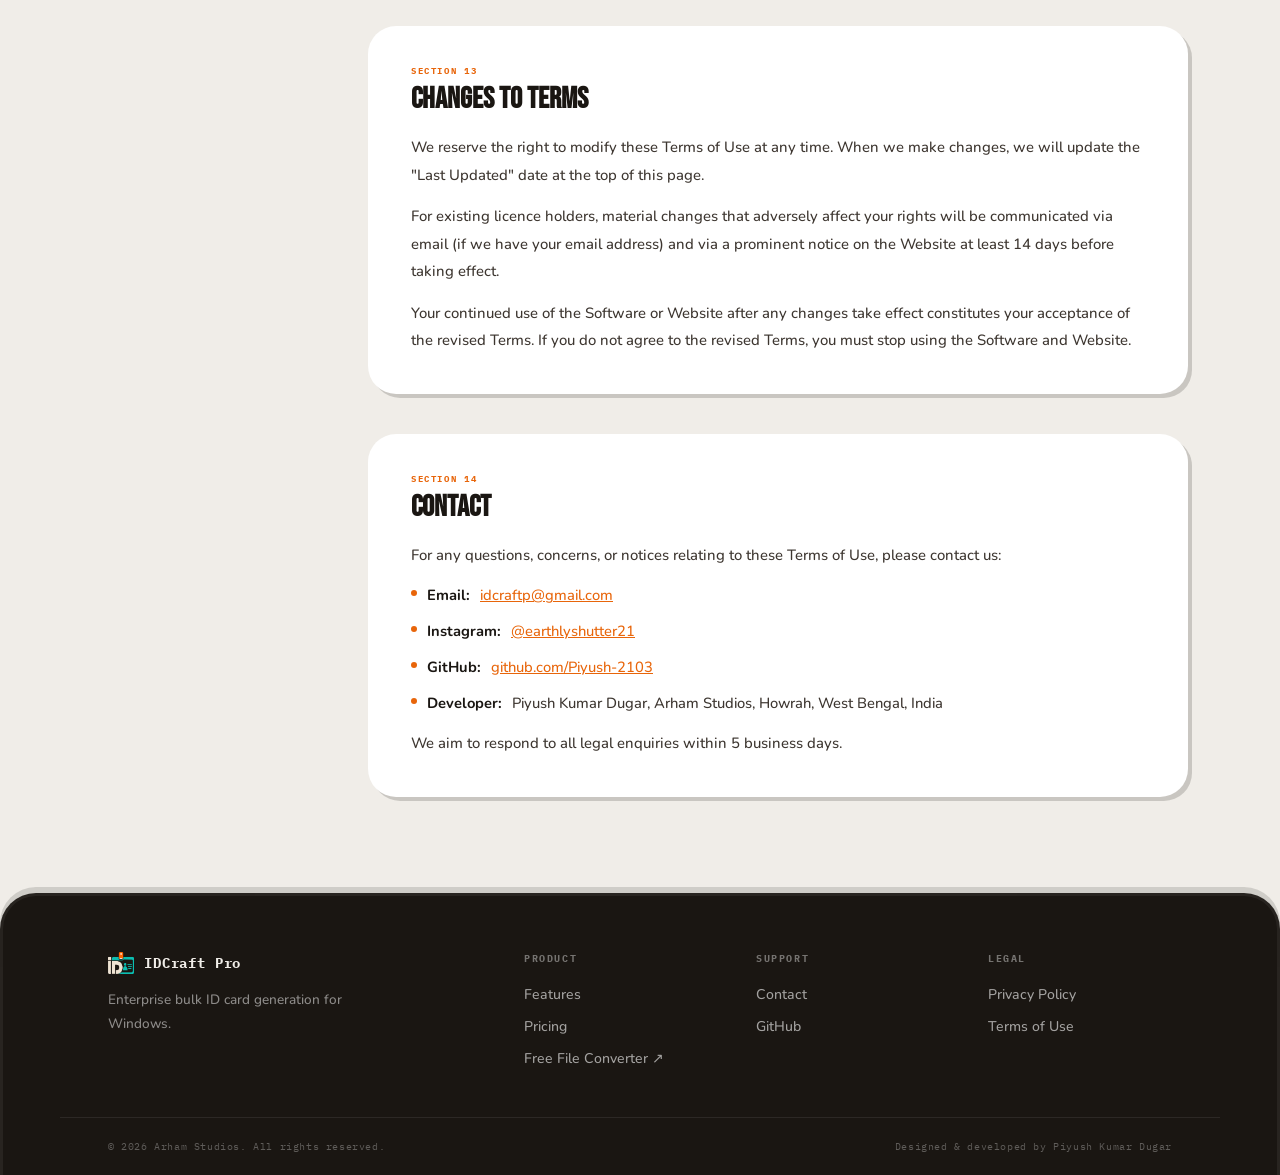
<file: terms.html>
<!DOCTYPE html>
<html lang="en">
<head>
<meta charset="UTF-8">
<meta name="viewport" content="width=device-width, initial-scale=1.0">
<title>Terms of Use — IDCraft Pro</title>
<meta name="description" content="IDCraft Pro Terms of Use — licence agreement, restrictions, refund policy and legal terms.">
<link rel="icon" type="image/png" href="N4.png">
<link rel="preconnect" href="https://fonts.googleapis.com">
<link rel="preconnect" href="https://fonts.gstatic.com" crossorigin>
<link href="https://fonts.googleapis.com/css2?family=Bebas+Neue&family=IBM+Plex+Mono:wght@400;600;700&family=Nunito:wght@400;500;600;700;800;900&display=swap" rel="stylesheet">
<link rel="stylesheet" href="styles.css">
<style>
/* Legal page overrides */
.legal-hero{
  padding:60px 0 40px;
  border-bottom:1px solid var(--rule);
}
.legal-hero-label{
  display:inline-flex;align-items:center;gap:8px;
  background:var(--peach);color:var(--amber);
  font-family:var(--mono);font-size:10px;font-weight:700;
  letter-spacing:.18em;text-transform:uppercase;
  padding:6px 14px;border-radius:100px;
  border:1.5px solid var(--amber-md);
  box-shadow:2px 2px 0 var(--amber-md);
  margin-bottom:16px;
}
.legal-hero-title{
  font-family:var(--disp);
  font-size:clamp(2.8rem,6vw,4.4rem);
  line-height:1;color:var(--ink);margin-bottom:12px;
}
.legal-hero-meta{
  font-family:var(--mono);font-size:10px;font-weight:600;
  letter-spacing:.1em;text-transform:uppercase;color:var(--ink3);
}
.legal-body{
  padding:60px 0 96px;
  display:grid;
  grid-template-columns:220px 1fr;
  gap:56px;
  align-items:start;
}
/* Sticky table of contents */
.legal-toc{
  position:sticky;top:84px;
  background:var(--white);
  border-radius:var(--rlg);
  border:3px solid rgba(255,255,255,.9);
  box-shadow:var(--csm);
  padding:24px;
}
.legal-toc-title{
  font-family:var(--mono);font-size:10px;font-weight:700;
  letter-spacing:.14em;text-transform:uppercase;
  color:var(--amber);margin-bottom:16px;
}
.legal-toc a{
  display:block;font-family:var(--mono);font-size:10px;
  font-weight:600;letter-spacing:.06em;
  color:var(--ink2);padding:7px 10px;
  border-radius:var(--rsm);text-decoration:none;
  transition:background .15s,color .15s;
  line-height:1.4;
}
.legal-toc a:hover{background:var(--amber-lt);color:var(--amber)}
.legal-toc a.active{background:var(--amber-lt);color:var(--amber);}
/* Content */
.legal-content{display:flex;flex-direction:column;gap:40px;}
.legal-section{
  background:var(--white);
  border-radius:var(--rlg);
  border:3px solid rgba(255,255,255,.9);
  box-shadow:var(--csm);
  padding:36px 40px;
}
.legal-section-num{
  font-family:var(--mono);font-size:9px;font-weight:700;
  letter-spacing:.18em;text-transform:uppercase;
  color:var(--amber);margin-bottom:8px;
}
.legal-section h2{
  font-family:var(--disp);font-size:1.9rem;
  color:var(--ink);margin-bottom:18px;line-height:1.05;
}
.legal-section p{
  font-size:.93rem;line-height:1.85;
  color:var(--ink2);font-weight:500;margin-bottom:14px;
}
.legal-section p:last-child{margin-bottom:0}
.legal-section ul{
  display:flex;flex-direction:column;gap:10px;
  margin:12px 0 14px 0;
}
.legal-section ul li{
  display:flex;align-items:flex-start;gap:10px;
  font-size:.92rem;line-height:1.75;color:var(--ink2);font-weight:500;
}
.legal-section ul li::before{
  content:"";width:6px;height:6px;border-radius:50%;
  background:var(--amber);flex-shrink:0;margin-top:7px;
}
.legal-section strong{color:var(--ink);font-weight:700;}
.legal-section a{color:var(--amber);text-decoration:underline;}
.legal-back{
  display:inline-flex;align-items:center;gap:8px;
  font-family:var(--mono);font-size:10px;font-weight:700;
  letter-spacing:.1em;text-transform:uppercase;
  color:var(--ink2);text-decoration:none;
  padding:10px 16px;border-radius:var(--rsm);
  background:var(--white);border:2px solid rgba(255,255,255,.9);
  box-shadow:var(--csm);
  transition:color .15s,background .15s,transform .18s var(--ease),box-shadow .18s;
  margin-bottom:24px;
}
.legal-back:hover{color:var(--amber);background:var(--amber-lt);transform:translateY(-2px);box-shadow:var(--cmd)}
.legal-back svg{width:14px;height:14px;}
.legal-highlight{
  background:var(--peach);border-radius:var(--rsm);
  border-left:4px solid var(--amber);
  padding:16px 20px;margin:14px 0;
}
.legal-highlight p{margin:0;color:var(--ink2);}
/* Dark mode */
[data-theme="dark"] .legal-toc,
[data-theme="dark"] .legal-section,
[data-theme="dark"] .legal-back{
  background:var(--white);border-color:rgba(245,239,230,.08);
}
[data-theme="dark"] .legal-highlight{
  background:rgba(232,101,10,.12);border-color:var(--amber);
}
/* Responsive */
@media(max-width:860px){
  .legal-body{grid-template-columns:1fr;gap:32px;}
  .legal-toc{position:static;}
}
@media(max-width:600px){
  .legal-hero{padding:40px 0 28px;}
  .legal-section{padding:24px 20px;}
  .legal-body{padding:40px 0 64px;}
}
</style>
</head>
<body>
<a href="#main-content" class="skip-link">Skip to main content</a>
<div id="prog" role="progressbar" aria-label="Page scroll progress"></div>
<header id="nav" role="banner">
  <div class="nav-inner">
    <div class="nav-brand"><img src="N4.png" alt="IDCraft Pro logo" width="26" height="22"><span class="nav-brand-name">IDCraft Pro</span></div>
    <nav class="nav-links" aria-label="Main navigation">
      <a href="index.html#workflow">Workflow</a>
      <a href="index.html#features">Features</a>
      <a href="index.html#pricing">Pricing</a>
      <a href="index.html#faq">FAQ</a>
      <a href="index.html#reviews">Reviews</a>
      <a href="index.html#contact">Contact</a>
      <a href="transmorph.html" target="_blank" class="nav-free-tools">Free Tools ↗</a>
    </nav>
    <a href="https://github.com/Piyush-2103/IDCraft-Pro/releases/latest/download/IDCraft-Pro-Setup.exe" class="nav-cta">
      <svg width="14" height="14" viewBox="0 0 24 24" fill="none" stroke="currentColor" stroke-width="2.5"><path stroke-linecap="round" stroke-linejoin="round" d="M4 16v1a3 3 0 003 3h10a3 3 0 003-3v-1m-4-4l-4 4m0 0l-4-4m4 4V4"/></svg>Download
    </a>
    <button id="theme-toggle" aria-label="Toggle dark mode">
      <svg class="moon-icon" viewBox="0 0 24 24" fill="none" stroke="currentColor" stroke-width="2"><path stroke-linecap="round" stroke-linejoin="round" d="M21 12.79A9 9 0 1111.21 3 7 7 0 0021 12.79z"/></svg>
      <svg class="sun-icon" viewBox="0 0 24 24" fill="none" stroke="currentColor" stroke-width="2"><circle cx="12" cy="12" r="5"/><path stroke-linecap="round" d="M12 1v2M12 21v2M4.22 4.22l1.42 1.42M18.36 18.36l1.42 1.42M1 12h2M21 12h2M4.22 19.78l1.42-1.42M18.36 5.64l1.42-1.42"/></svg>
    </button>
    <button id="mob-btn" aria-label="Open menu" aria-expanded="false" aria-controls="mob-menu"><span></span><span></span><span></span></button>
  </div>
  <nav id="mob-menu" aria-label="Mobile navigation">
    <a href="index.html#workflow" class="ml">Workflow</a>
    <a href="index.html#features" class="ml">Features</a>
    <a href="index.html#pricing" class="ml">Pricing</a>
    <a href="index.html#faq" class="ml">FAQ</a>
    <a href="index.html#reviews" class="ml">Reviews</a>
    <a href="index.html#contact" class="ml">Contact</a>
    <a href="transmorph.html" target="_blank" class="ml" style="color:var(--amber);">Free Tools ↗</a>
    <a href="https://github.com/Piyush-2103/IDCraft-Pro/releases/latest/download/IDCraft-Pro-Setup.exe" class="ml mob-cta">&#11015; Download Free Trial</a>
  </nav>
</header>
<main id="main-content">
<section class="legal-hero">
  <div class="wrap">
    <a href="index.html" class="legal-back">
      <svg fill="none" stroke="currentColor" stroke-width="2.5" viewBox="0 0 24 24"><path stroke-linecap="round" stroke-linejoin="round" d="M10 19l-7-7m0 0l7-7m-7 7h18"/></svg>
      Back to Home
    </a>
    <div class="legal-hero-label">Legal Document</div>
    <h1 class="legal-hero-title">Terms of Use</h1>
    <p class="legal-hero-meta">Effective Date: 1 July 2026 &nbsp;&middot;&nbsp; Last Updated: 1 July 2026</p>
  </div>
</section>
<div class="wrap">
  <div class="legal-body">
    <aside class="legal-toc" aria-label="Table of contents">
  <div class="legal-toc-title">Contents</div>
  <a href="#t1">1. Acceptance</a>
  <a href="#t2">2. The Software</a>
  <a href="#t3">3. Licence Grant</a>
  <a href="#t4">4. Restrictions</a>
  <a href="#t5">5. Trial Version</a>
  <a href="#t6">6. Payment &amp; Refunds</a>
  <a href="#t7">7. Intellectual Property</a>
  <a href="#t8">8. Disclaimers</a>
  <a href="#t9">9. Limitation of Liability</a>
  <a href="#t10">10. User Reviews</a>
  <a href="#t11">11. Website Use</a>
  <a href="#t12">12. Governing Law</a>
  <a href="#t13">13. Changes to Terms</a>
  <a href="#t14">14. Contact</a>
</aside>
    <div class="legal-content">
      
<div class="legal-section rv" id="t1">
  <div class="legal-section-num">Section 01</div>
  <h2>Acceptance of Terms</h2>
  <div class="legal-highlight"><p>By downloading, installing, or using IDCraft Pro (the "Software") or visiting this Website, you agree to be bound by these Terms of Use. If you do not agree to these terms, do not use the Software or Website.</p></div>
  <p>These Terms of Use constitute a legally binding agreement between you ("User", "you") and Arham Studios, operated by Piyush Kumar Dugar ("we", "us", "our"). These terms apply to both the IDCraft Pro desktop application and the accompanying marketing website.</p>
</div>

<div class="legal-section rv" id="t2">
  <div class="legal-section-num">Section 02</div>
  <h2>The Software</h2>
  <p>IDCraft Pro is a Windows desktop application for bulk ID card generation. It enables users to import data from Microsoft Excel files, design ID card templates using a visual canvas editor, and export high-resolution ID cards in JPEG, PNG, PDF, and SVG formats.</p>
  <p>The Software operates <strong>entirely offline</strong>. It does not require an internet connection for core functionality and does not transmit any user data or generated content to external servers.</p>
  <p>The Software is compatible with <strong>Windows 10 and Windows 11 (64-bit)</strong>. We make no guarantees regarding compatibility with other operating systems or configurations.</p>
</div>

<div class="legal-section rv" id="t3">
  <div class="legal-section-num">Section 03</div>
  <h2>Licence Grant</h2>
  <p>Subject to these Terms and upon payment of the applicable licence fee, Arham Studios grants you a <strong>personal, non-exclusive, non-transferable, perpetual licence</strong> to install and use IDCraft Pro on a single Windows device that you own or control.</p>
  <p>The Full Licence (₹999 one-time payment) entitles you to:</p>
  <ul>
    <li>Unlimited daily ID card generation with no batch size restrictions.</li>
    <li>Access to all export formats: JPEG, PNG, PDF, and SVG.</li>
    <li>All features including dual-sided printing, dynamic QR codes, barcodes, grid rotation, and mirroring.</li>
    <li>All future minor version updates within the same major version (e.g., v2.x updates at no additional cost).</li>
    <li>One active installation per licence key. Contact us if you need to transfer your licence to a new device.</li>
  </ul>
  <p>This licence is for personal or internal business use only. It does not grant rights to redistribute, resell, or sublicence the Software.</p>
</div>

<div class="legal-section rv" id="t4">
  <div class="legal-section-num">Section 04</div>
  <h2>Restrictions</h2>
  <p>You may <strong>not</strong>:</p>
  <ul>
    <li>Copy, modify, adapt, translate, reverse-engineer, decompile, disassemble, or create derivative works based on the Software.</li>
    <li>Remove, alter, or obscure any proprietary notices, labels, or marks on the Software.</li>
    <li>Distribute, sublicence, rent, lease, loan, sell, or otherwise transfer the Software or your licence key to any third party.</li>
    <li>Use the Software for any unlawful purpose, including but not limited to creating fraudulent identity documents.</li>
    <li>Use the Software to generate identity documents intended to deceive, impersonate, or defraud any person, organisation, or government entity.</li>
    <li>Share, publish, or disclose your licence key. You are responsible for maintaining the confidentiality of your licence key.</li>
    <li>Use automated tools to attempt to bypass, circumvent, or defeat the licence verification system.</li>
  </ul>
  <p>Any violation of these restrictions will result in immediate termination of your licence without refund.</p>
</div>

<div class="legal-section rv" id="t5">
  <div class="legal-section-num">Section 05</div>
  <h2>Trial Version</h2>
  <p>IDCraft Pro is available as a free 7-day trial with the following limitations:</p>
  <ul>
    <li>Maximum of <strong>20 cards per day</strong> across all export formats.</li>
    <li>JPEG export only (PNG, PDF, SVG, QR codes, dual-sided printing not available in trial).</li>
    <li>Trial period begins on the date of first launch and expires after 7 calendar days.</li>
  </ul>
  <p>Upon expiry of the trial period, the Software will cease functioning until a Full Licence is purchased. No data created during the trial period will be lost.</p>
  <p>You may use the trial version for genuine evaluation purposes only. Creating multiple trial installations to extend access beyond 7 days constitutes a breach of these Terms.</p>
</div>

<div class="legal-section rv" id="t6">
  <div class="legal-section-num">Section 06</div>
  <h2>Payment &amp; Refunds</h2>
  <p>The Full Licence is available at a one-time price of <strong>&#8377;999 (Indian Rupees)</strong>. This price is subject to change; the price displayed at the time of purchase is the price you pay.</p>
  <p>Payment is processed securely via UPI or card within the Software. Arham Studios does not store your payment card details.</p>
  <p><strong>Refund Policy:</strong></p>
  <ul>
    <li>We offer a <strong>7-day satisfaction guarantee</strong> from the date of licence purchase. If you are not satisfied with the Software, contact us within 7 days of purchase for a full refund.</li>
    <li>Refund requests must be submitted via email to <a href="mailto:idcraftp@gmail.com">idcraftp@gmail.com</a> with your order details.</li>
    <li>Refunds will not be issued after 7 days from the date of purchase, or if we determine the licence key has been shared or misused.</li>
    <li>We reserve the right to deny refund requests that we reasonably believe are fraudulent or abusive.</li>
  </ul>
</div>

<div class="legal-section rv" id="t7">
  <div class="legal-section-num">Section 07</div>
  <h2>Intellectual Property</h2>
  <p>IDCraft Pro, including all source code, design, graphics, user interface, logos, and documentation, is the exclusive intellectual property of Arham Studios and Piyush Kumar Dugar, protected under applicable copyright, trademark, and intellectual property laws.</p>
  <p>The IDCraft Pro name, logo, and "Arham Studios" brand are trademarks of Arham Studios. You may not use these marks without our prior written permission.</p>
  <p><strong>Your content:</strong> You retain full ownership of all ID card designs, templates, data, and output files you create using the Software. We claim no ownership over content you create.</p>
  <p><strong>Feedback:</strong> If you submit suggestions, ideas, or feedback about the Software, you grant us a perpetual, royalty-free licence to use and incorporate that feedback without obligation to you.</p>
</div>

<div class="legal-section rv" id="t8">
  <div class="legal-section-num">Section 08</div>
  <h2>Disclaimers</h2>
  <p>The Software and Website are provided on an <strong>"as is" and "as available" basis</strong> without warranties of any kind, either express or implied.</p>
  <p>To the fullest extent permitted by applicable law, Arham Studios disclaims all warranties including but not limited to:</p>
  <ul>
    <li>Warranties of merchantability, fitness for a particular purpose, and non-infringement.</li>
    <li>Warranties that the Software will be uninterrupted, error-free, or free of viruses or other harmful components.</li>
    <li>Warranties regarding the accuracy, reliability, or completeness of any output generated by the Software.</li>
  </ul>
  <p>You are solely responsible for verifying the accuracy of ID cards generated by the Software before printing or distributing them. Arham Studios accepts no liability for errors in generated output.</p>
  <p>You are solely responsible for ensuring that your use of the Software complies with all applicable laws and regulations in your jurisdiction, including laws governing identity documents and personal data.</p>
</div>

<div class="legal-section rv" id="t9">
  <div class="legal-section-num">Section 09</div>
  <h2>Limitation of Liability</h2>
  <p>To the maximum extent permitted by applicable law, in no event shall Arham Studios, its developer, or its affiliates be liable for any:</p>
  <ul>
    <li>Indirect, incidental, special, consequential, or punitive damages.</li>
    <li>Loss of profits, revenue, data, business, or goodwill.</li>
    <li>Damages arising from unauthorised access to or alteration of your data.</li>
    <li>Damages arising from the use or inability to use the Software or Website.</li>
  </ul>
  <p>In any case, our total aggregate liability to you for all claims arising out of or relating to these Terms or the Software shall not exceed the amount you paid for your licence (&#8377;999), or &#8377;100 if you have not made any payment.</p>
  <p>Some jurisdictions do not allow the exclusion or limitation of certain warranties or liability, so some of the above limitations may not apply to you.</p>
</div>

<div class="legal-section rv" id="t10">
  <div class="legal-section-num">Section 10</div>
  <h2>User Reviews</h2>
  <p>The Website allows users to submit reviews of the Software. By submitting a review, you agree that:</p>
  <ul>
    <li>Your review is accurate, honest, and reflects your genuine experience with the Software.</li>
    <li>Your review does not contain false, misleading, defamatory, or harmful statements.</li>
    <li>Your review does not infringe any third-party intellectual property, privacy, or other rights.</li>
    <li>Your review may be displayed publicly on the Website, including your name and role/organisation if provided.</li>
    <li>You grant Arham Studios a perpetual, royalty-free licence to display your review on the Website and in marketing materials.</li>
  </ul>
  <p>We reserve the right to remove reviews that violate these terms, contain spam, or that we determine in good faith are fraudulent. We do not edit review content.</p>
</div>

<div class="legal-section rv" id="t11">
  <div class="legal-section-num">Section 11</div>
  <h2>Website Use</h2>
  <p>You may use the IDCraft Pro Website for lawful purposes only. You agree not to:</p>
  <ul>
    <li>Attempt to gain unauthorised access to any part of the Website or its underlying systems.</li>
    <li>Use automated tools, bots, or scrapers to access the Website without our permission.</li>
    <li>Transmit any malicious code, viruses, or harmful data through the Website.</li>
    <li>Interfere with or disrupt the integrity or performance of the Website.</li>
    <li>Use the Website in any manner that could damage our reputation or business.</li>
  </ul>
  <p>The Website is hosted on GitHub Pages and is subject to GitHub's Terms of Service in addition to these Terms.</p>
</div>

<div class="legal-section rv" id="t12">
  <div class="legal-section-num">Section 12</div>
  <h2>Governing Law</h2>
  <p>These Terms of Use shall be governed by and construed in accordance with the laws of <strong>India</strong>, without regard to its conflict of law provisions.</p>
  <p>Any dispute arising out of or in connection with these Terms, including any question regarding their existence, validity, or termination, shall be subject to the exclusive jurisdiction of the courts located in <strong>Howrah, West Bengal, India</strong>.</p>
  <p>If you are accessing the Software or Website from outside India, you are responsible for compliance with local laws to the extent they are applicable.</p>
</div>

<div class="legal-section rv" id="t13">
  <div class="legal-section-num">Section 13</div>
  <h2>Changes to Terms</h2>
  <p>We reserve the right to modify these Terms of Use at any time. When we make changes, we will update the "Last Updated" date at the top of this page.</p>
  <p>For existing licence holders, material changes that adversely affect your rights will be communicated via email (if we have your email address) and via a prominent notice on the Website at least 14 days before taking effect.</p>
  <p>Your continued use of the Software or Website after any changes take effect constitutes your acceptance of the revised Terms. If you do not agree to the revised Terms, you must stop using the Software and Website.</p>
</div>

<div class="legal-section rv" id="t14">
  <div class="legal-section-num">Section 14</div>
  <h2>Contact</h2>
  <p>For any questions, concerns, or notices relating to these Terms of Use, please contact us:</p>
  <ul>
    <li><strong>Email:</strong> <a href="mailto:idcraftp@gmail.com">idcraftp@gmail.com</a></li>
    <li><strong>Instagram:</strong> <a href="https://instagram.com/earthlyshutter21" target="_blank" rel="noopener">@earthlyshutter21</a></li>
    <li><strong>GitHub:</strong> <a href="https://github.com/Piyush-2103" target="_blank" rel="noopener">github.com/Piyush-2103</a></li>
    <li><strong>Developer:</strong> Piyush Kumar Dugar, Arham Studios, Howrah, West Bengal, India</li>
  </ul>
  <p>We aim to respond to all legal enquiries within 5 business days.</p>
</div>

    </div>
  </div>
</div>
</main>
<footer>
  <div class="footer-top">
    <div>
      <div class="footer-brand-row"><img src="N5.png" alt="IDCraft Pro" width="26" height="22"><span class="footer-brand-name">IDCraft Pro</span></div>
      <p class="footer-brand-desc">Enterprise bulk ID card generation for Windows.</p>
    </div>
    <div><div class="footer-col-title">Product</div><ul class="footer-links"><li><a href="index.html#features">Features</a></li><li><a href="index.html#pricing">Pricing</a></li><li><a href="transmorph.html" target="_blank">Free File Converter ↗</a></li></ul></div>
    <div><div class="footer-col-title">Support</div><ul class="footer-links"><li><a href="index.html#contact">Contact</a></li><li><a href="https://github.com/Piyush-2103/IDCraft-Pro" target="_blank">GitHub</a></li></ul></div>
    <div><div class="footer-col-title">Legal</div><ul class="footer-links"><li><a href="privacy.html">Privacy Policy</a></li><li><a href="terms.html">Terms of Use</a></li></ul></div>
  </div>
  <div class="footer-bottom">
    <p>&copy; 2026 Arham Studios. All rights reserved.</p>
    <p>Designed &amp; developed by Piyush Kumar Dugar</p>
  </div>
</footer>
<script defer src="script.js"></script>
</body>
</html>
</file>
<file: styles.css>
*,*::before,*::after{box-sizing:border-box;margin:0;padding:0}
:root{
  --amber:#E8650A;--amber-dk:#C4520A;--amber-lt:#FFF0E6;--amber-md:rgba(232,101,10,.22);
  --bg:#F0EDE8;--bg2:#E8E3DC;--ink:#1A1612;--ink2:#3D3630;--ink3:#6B6259;--star-empty:#D8D0C4;
  --white:#FFFFFF;--rule:rgba(26,22,18,.1);--success:#1A7A4A;
  --peach:#FFDED0;--sky:#D0E8FF;--mint:#CFFFEA;--lemon:#FFF6CC;--lilac:#EAD8FF;--rose:#FFD6E8;
  --body:'Nunito',sans-serif;--disp:'Bebas Neue',sans-serif;--mono:'IBM Plex Mono',monospace;
  --csm:4px 4px 0 rgba(26,22,18,.18),inset 0 1px 0 rgba(255,255,255,.6);
  --cmd:6px 6px 0 rgba(26,22,18,.2),inset 0 1px 0 rgba(255,255,255,.55);
  --clg:10px 10px 0 rgba(26,22,18,.22),inset 0 2px 0 rgba(255,255,255,.5);
  --cxl:16px 16px 0 rgba(26,22,18,.2),inset 0 2px 0 rgba(255,255,255,.45);
  --camb:6px 6px 0 rgba(196,82,10,.45),inset 0 1px 0 rgba(255,200,160,.6);
  --rsm:14px;--rmd:20px;--rlg:28px;--rxl:36px;
  --ease:cubic-bezier(0.34,1.56,0.64,1)
}
html{overflow-x:hidden;scroll-behavior:smooth}
body{font-family:var(--body);background:var(--bg);color:var(--ink);overflow-x:hidden;-webkit-font-smoothing:antialiased}
#prog{position:fixed;top:0;left:0;height:4px;z-index:9999;background:linear-gradient(90deg,var(--amber),#FF9A56);width:0%;border-radius:0 4px 4px 0;transition:width .1s linear}
.skip-link{position:fixed;top:-100%;left:16px;z-index:99999;background:var(--amber);color:#fff;font-family:var(--mono);font-size:12px;font-weight:700;letter-spacing:.1em;text-transform:uppercase;padding:12px 24px;border-radius:var(--rsm);transition:top .2s;text-decoration:none;box-shadow:var(--camb)}
.skip-link:focus{top:8px}
*:focus-visible{outline:3px solid var(--amber);outline-offset:3px;border-radius:4px}
.wrap{max-width:1160px;margin:0 auto;padding:0 32px}
a{text-decoration:none;color:inherit}
ul{list-style:none}
button{border:none;background:none;cursor:pointer;font:inherit;color:inherit}
img{max-width:100%;display:block}
.accent{color:var(--amber)}
/* CLAY */
.clay{border-radius:var(--rlg);box-shadow:var(--cmd);transition:transform .2s var(--ease),box-shadow .2s}
.clay:hover{transform:translateY(-3px);box-shadow:var(--clg)}
/* BUTTONS */
.btn{display:inline-flex;align-items:center;justify-content:center;gap:10px;font-family:var(--body);font-weight:800;font-size:14px;padding:15px 28px;min-height:52px;border-radius:var(--rmd);transition:transform .18s var(--ease),box-shadow .18s;cursor:pointer;white-space:nowrap;text-decoration:none}
.btn-primary{background:var(--amber);color:#fff;box-shadow:var(--camb);border:2.5px solid var(--amber-dk)}
.btn-primary:hover{transform:translateY(-3px) scale(1.02);box-shadow:8px 8px 0 rgba(196,82,10,.5),inset 0 1px 0 rgba(255,200,160,.6)}
.btn-ghost{background:var(--white);color:var(--ink);box-shadow:var(--csm);border:2px solid rgba(26,22,18,.15)}
.btn-ghost:hover{transform:translateY(-2px);box-shadow:var(--cmd)}
/* SECTION LABELS */
.sec-label{display:inline-flex;align-items:center;gap:8px;background:var(--peach);color:var(--amber);font-family:var(--mono);font-size:10px;font-weight:700;letter-spacing:.18em;text-transform:uppercase;padding:6px 14px;border-radius:100px;border:1.5px solid var(--amber-md);box-shadow:2px 2px 0 var(--amber-md);margin-bottom:16px}
.sec-title{font-family:var(--disp);font-size:clamp(2.4rem,5vw,3.8rem);line-height:1;color:var(--ink);margin-bottom:14px}
.sec-sub{font-size:1rem;line-height:1.8;color:var(--ink2);font-weight:500;max-width:520px}
/* REVEAL */
.rv{opacity:0;transform:translateY(28px);transition:opacity .55s cubic-bezier(0.16,1,.3,1),transform .55s cubic-bezier(0.16,1,.3,1)}
.rv.vis{opacity:1;transform:none}
.d1{transition-delay:.07s}.d2{transition-delay:.14s}.d3{transition-delay:.21s}.d4{transition-delay:.28s}
/* NAV */
#nav{position:sticky;top:0;z-index:800;padding:12px 32px}
.nav-inner{max-width:1160px;margin:0 auto;background:rgba(255,255,255,.88);backdrop-filter:blur(16px);border-radius:var(--rmd);border:2px solid rgba(255,255,255,.9);box-shadow:var(--csm);height:60px;padding:0 20px;display:flex;align-items:center;justify-content:space-between;gap:24px}
.nav-brand{display:flex;align-items:center;gap:10px}
.nav-brand img{width:26px;height:22px}
.nav-brand-name{font-family:var(--mono);font-size:14px;font-weight:700;letter-spacing:.06em;color:var(--ink)}
.nav-links{display:flex;align-items:center;gap:6px}
.nav-links a:not(.nav-free-tools){font-family:var(--mono);font-size:11px;font-weight:600;letter-spacing:.06em;text-transform:uppercase;color:var(--ink2);padding:8px 12px;border-radius:var(--rsm);transition:background .15s,color .15s}
.nav-links a:not(.nav-free-tools):hover,.nav-links a.nav-active{background:var(--amber-lt);color:var(--amber)}
.nav-cta{background:var(--amber);color:#fff;font-family:var(--mono);font-size:11px;font-weight:700;letter-spacing:.06em;text-transform:uppercase;padding:10px 18px;border-radius:var(--rsm);display:flex;align-items:center;gap:7px;box-shadow:3px 3px 0 var(--amber-dk);transition:transform .18s var(--ease),box-shadow .18s;border:1.5px solid var(--amber-dk)}
.nav-cta:hover{transform:translateY(-2px);box-shadow:5px 5px 0 var(--amber-dk)}
#mob-btn{display:none;padding:8px;border-radius:var(--rsm);flex-direction:column;gap:5px;cursor:pointer}
#mob-btn span{display:block;width:22px;height:2.5px;background:var(--ink);border-radius:2px;transition:transform .2s,opacity .2s}
#mob-menu{display:none;position:fixed;inset:0;top:84px;z-index:700;background:var(--bg);padding:24px;flex-direction:column;gap:8px;overflow-y:auto}
#mob-menu.open{display:flex}
.ml{font-family:var(--mono);font-size:13px;font-weight:700;letter-spacing:.06em;text-transform:uppercase;padding:16px 20px;border-radius:var(--rmd);color:var(--ink2);display:block;background:var(--white);box-shadow:var(--csm);border:2px solid rgba(255,255,255,.9)}
.ml:hover{background:var(--amber-lt);color:var(--amber)}
.mob-cta{background:var(--amber)!important;color:#fff!important;box-shadow:var(--camb)!important}
@media(max-width:768px){.nav-links,.nav-cta{display:none}#mob-btn{display:flex}#nav{padding:10px 16px}}
/* HERO */
#hero{padding:40px 0 80px}
.hero-wrap{display:grid;grid-template-columns:1fr 440px;gap:48px;align-items:start}
.hero-badge{display:inline-flex;align-items:center;gap:8px;background:var(--peach);color:var(--amber);font-family:var(--mono);font-size:10px;font-weight:700;letter-spacing:.16em;text-transform:uppercase;padding:7px 16px;border-radius:100px;border:2px solid var(--amber-md);box-shadow:3px 3px 0 var(--amber-md);margin-bottom:22px}
.badge-pulse{width:7px;height:7px;background:var(--amber);border-radius:50%;animation:pulse 2s infinite}
@keyframes pulse{0%,100%{box-shadow:0 0 0 0 rgba(232,101,10,.5)}50%{box-shadow:0 0 0 6px rgba(232,101,10,0)}}
.hero-h1{font-family:var(--disp);font-size:clamp(3.6rem,8vw,6rem);line-height:.96;color:var(--ink);margin-bottom:20px}
.hero-desc{font-size:1.05rem;line-height:1.85;color:var(--ink2);font-weight:500;max-width:480px;margin-bottom:32px}
.hero-ctas{display:flex;gap:14px;flex-wrap:wrap;margin-bottom:36px}
.hero-trust{display:flex;flex-wrap:wrap;gap:10px}
.trust-chip{display:flex;align-items:center;gap:7px;background:var(--white);border:2px solid rgba(255,255,255,.9);border-radius:100px;padding:6px 14px;font-family:var(--mono);font-size:10px;font-weight:700;letter-spacing:.08em;text-transform:uppercase;color:var(--ink2);box-shadow:2px 2px 0 rgba(26,22,18,.1)}
.trust-chip svg{width:12px;height:12px;color:var(--amber)}
.hero-card{background:var(--white);border-radius:var(--rxl);border:3px solid rgba(255,255,255,.9);box-shadow:var(--cxl);overflow:hidden}
.hcard-top{background:var(--ink);padding:20px 24px;display:flex;align-items:center;justify-content:space-between}
.hcard-label{font-family:var(--mono);font-size:10px;font-weight:700;letter-spacing:.14em;text-transform:uppercase;color:rgba(255,255,255,.55)}
.hcard-pill{background:var(--amber);color:#fff;font-family:var(--mono);font-size:9px;font-weight:700;letter-spacing:.12em;text-transform:uppercase;padding:5px 12px;border-radius:100px}
.hero-stats{display:grid;grid-template-columns:1fr 1fr}
.hero-stat{padding:22px 24px;border-bottom:2px solid var(--bg2);border-right:2px solid var(--bg2)}
.hero-stat:nth-child(2n){border-right:none}
.hero-stat:nth-last-child(-n+2){border-bottom:none}
.hstat-n{font-family:var(--disp);font-size:2.8rem;line-height:1;color:var(--ink);margin-bottom:4px}
.hstat-n .a{color:var(--amber)}
.hstat-l{font-family:var(--mono);font-size:9px;font-weight:600;letter-spacing:.1em;text-transform:uppercase;color:var(--ink3)}
.hero-specs{padding:20px 24px;background:var(--bg)}
.spec-row{display:flex;justify-content:space-between;align-items:center;padding:8px 0;border-bottom:1px solid var(--rule);font-family:var(--mono);font-size:10px}
.spec-row:last-child{border-bottom:none}
.spec-k{color:var(--ink3);font-weight:600;letter-spacing:.06em;text-transform:uppercase}
.spec-v{color:var(--ink2);font-weight:700}
.spec-v.a{color:var(--amber)}
@media(max-width:960px){.hero-wrap{grid-template-columns:1fr}.hero-card{max-width:480px}}
@media(max-width:600px){#hero{padding:24px 0 56px}.hero-h1{font-size:clamp(3rem,14vw,4.2rem)}.hero-ctas{flex-direction:column}.hero-ctas .btn{width:100%}.wrap{padding:0 20px}}
/* TICKER */
.ticker-wrap{background:var(--ink);overflow:hidden;padding:14px 0;margin:0 0 80px;border-radius:var(--rlg);border:3px solid rgba(255,255,255,.06);box-shadow:var(--cmd)}
.ticker-track{display:flex;width:max-content;animation:ticker 28s linear infinite}
.ticker-item{display:flex;align-items:center;gap:10px;padding:0 28px;font-family:var(--mono);font-size:10px;font-weight:700;letter-spacing:.18em;text-transform:uppercase;color:rgba(255,255,255,.65);white-space:nowrap}
.t-dot{width:4px;height:4px;background:var(--amber);border-radius:50%;flex-shrink:0}
@keyframes ticker{from{transform:translateX(0)}to{transform:translateX(-50%)}}
/* WORKFLOW */
#workflow{padding:0 0 96px}
.wf-top{display:flex;justify-content:space-between;align-items:flex-end;gap:40px;margin-bottom:48px;flex-wrap:wrap}
.wf-pills{display:flex;gap:10px;flex-wrap:wrap;margin-top:20px}
.wf-pill{display:flex;align-items:center;gap:8px;background:var(--white);border:2px solid rgba(255,255,255,.9);padding:8px 16px;border-radius:100px;font-family:var(--mono);font-size:10px;font-weight:700;letter-spacing:.06em;text-transform:uppercase;color:var(--ink2);box-shadow:2px 2px 0 rgba(26,22,18,.1)}
.wf-pill-n{color:var(--amber)}
.wf-tabs{display:grid;grid-template-columns:repeat(4,1fr);background:var(--white);border-radius:var(--rlg) var(--rlg) 0 0;border:3px solid rgba(255,255,255,.9);border-bottom:none;box-shadow:6px 6px 0 rgba(26,22,18,.15);overflow:hidden}
.wf-tab{padding:18px 20px;min-height:68px;border-right:2px solid var(--bg2);cursor:pointer;background:var(--bg);transition:background .18s;display:flex;flex-direction:column;justify-content:center}
.wf-tab:last-child{border-right:none}
.wf-tab.active{background:var(--white);box-shadow:inset 0 4px 0 var(--amber)}
.wf-tab-n{font-family:var(--mono);font-size:9px;font-weight:700;letter-spacing:.14em;text-transform:uppercase;color:var(--amber);margin-bottom:4px}
.wf-tab-title{font-family:var(--mono);font-size:11px;font-weight:700;letter-spacing:.04em;color:var(--ink3)}
.wf-tab.active .wf-tab-title{color:var(--ink)}
.wf-panels{background:var(--white);border:3px solid rgba(255,255,255,.9);border-top:2px solid var(--bg2);border-radius:0 0 var(--rlg) var(--rlg);box-shadow:6px 6px 0 rgba(26,22,18,.15);overflow:hidden}
.wf-panel{display:none;grid-template-columns:320px 1fr}
.wf-panel.active{display:grid}
.wf-panel-text{padding:40px 36px;border-right:2px solid var(--bg2)}
.wf-big-n{font-family:var(--disp);font-size:6rem;line-height:1;color:var(--bg2);margin-bottom:10px}
.wf-title{font-family:var(--disp);font-size:2rem;color:var(--ink);margin-bottom:10px}
.wf-body{font-size:.95rem;line-height:1.85;color:var(--ink2);font-weight:500}
.wf-vid{position:relative;min-height:300px;display:flex;flex-direction:column}
.vid-chrome{background:#1e1e1e;padding:10px 14px;display:flex;gap:6px;align-items:center;flex-shrink:0}
.vdot{width:10px;height:10px;border-radius:50%}
.vid-area{flex:1;position:relative;overflow:hidden;background:#111;min-height:260px}
.vid-thumb{width:100%;height:100%;object-fit:cover;position:absolute;inset:0}
.vid-overlay{position:absolute;inset:0;display:flex;align-items:center;justify-content:center;background:rgba(0,0,0,.3);cursor:pointer;transition:background .2s}
.vid-overlay:hover{background:rgba(0,0,0,.1)}
.play-btn{width:64px;height:64px;border-radius:50%;background:rgba(255,255,255,.95);display:flex;align-items:center;justify-content:center;box-shadow:0 4px 20px rgba(0,0,0,.3)}
.play-btn svg{width:28px;height:28px;color:var(--amber);margin-left:4px}
@media(max-width:960px){.wf-panel{grid-template-columns:1fr}.wf-panel-text{border-right:none;border-bottom:2px solid var(--bg2)}.wf-tabs{grid-template-columns:repeat(2,1fr)}.wf-tab:nth-child(2){border-right:none}.wf-tab:nth-child(3),.wf-tab:nth-child(4){border-top:2px solid var(--bg2)}}
@media(max-width:600px){#workflow{padding:0 0 56px}}
/* FEATURES */
#features{padding:0 0 96px}
.feat-head{display:flex;justify-content:space-between;align-items:flex-end;gap:24px;margin-bottom:40px;flex-wrap:wrap}
.feat-grid{display:grid;grid-template-columns:repeat(3,1fr);gap:20px}
.feat-card{padding:32px 28px;border-radius:var(--rlg);border:3px solid rgba(255,255,255,.85);box-shadow:var(--cmd);transition:transform .2s var(--ease),box-shadow .2s;position:relative;overflow:hidden}
.feat-card:hover{transform:translateY(-4px) rotate(-.5deg);box-shadow:var(--clg)}
.feat-card:nth-child(1){background:var(--peach)}.feat-card:nth-child(2){background:var(--sky)}.feat-card:nth-child(3){background:var(--mint)}
.feat-card:nth-child(4){background:var(--lemon)}.feat-card:nth-child(5){background:var(--lilac)}.feat-card:nth-child(6){background:var(--rose)}
.feat-icon{width:48px;height:48px;background:rgba(255,255,255,.7);border-radius:var(--rsm);display:flex;align-items:center;justify-content:center;margin-bottom:18px;box-shadow:2px 2px 0 rgba(26,22,18,.08);border:2px solid rgba(255,255,255,.9)}
.feat-icon svg{width:22px;height:22px;color:var(--ink)}
.feat-name{font-family:var(--disp);font-size:1.5rem;color:var(--ink);margin-bottom:8px}
.feat-desc{font-size:.88rem;line-height:1.75;color:var(--ink2);font-weight:500}
.feat-num{position:absolute;bottom:-10px;right:12px;font-family:var(--disp);font-size:5.5rem;line-height:1;color:rgba(26,22,18,.06);pointer-events:none;user-select:none}
@media(max-width:900px){.feat-grid{grid-template-columns:repeat(2,1fr)}}
@media(max-width:560px){.feat-grid{grid-template-columns:1fr}#features{padding:0 0 56px}}
/* REQUIREMENTS */
#requirements{padding:0 0 96px}
.req-head{margin-bottom:40px}
.req-grid{display:grid;grid-template-columns:1fr 1fr;gap:24px}
.req-card{background:var(--white);border-radius:var(--rlg);border:3px solid rgba(255,255,255,.9);box-shadow:var(--cmd);padding:36px}
.req-card.featured{background:var(--peach);border-color:var(--amber-md);box-shadow:var(--camb)}
.req-card-head{display:flex;align-items:center;gap:12px;margin-bottom:28px}
.req-badge{font-family:var(--mono);font-size:9px;font-weight:700;letter-spacing:.14em;text-transform:uppercase;padding:5px 12px;border-radius:100px;border:2px solid currentColor}
.req-badge.min{background:var(--bg);color:var(--ink3)}
.req-badge.rec{background:var(--amber);color:#fff;border-color:var(--amber-dk)}
.req-label{font-family:var(--mono);font-size:11px;font-weight:700;color:var(--ink2)}
.req-table{width:100%;border-collapse:collapse}
.req-table tr{border-bottom:2px solid rgba(26,22,18,.06)}
.req-table tr:last-child{border-bottom:none}
.req-table td{padding:10px 0;vertical-align:top;font-family:var(--mono);font-size:10px}
.req-table .rk{font-weight:700;letter-spacing:.08em;text-transform:uppercase;color:var(--ink3);width:90px;padding-right:16px}
.req-table .rv2{font-weight:600;color:var(--ink2)}
.req-table .rv2.a{color:var(--amber);font-weight:700}
@media(max-width:700px){.req-grid{grid-template-columns:1fr}#requirements{padding:0 0 56px}}
/* PRICING */
#pricing{padding:0 0 96px}
.pricing-blob{background:var(--ink);border-radius:var(--rxl);border:3px solid rgba(255,255,255,.06);box-shadow:var(--cxl);padding:64px 48px}
.pricing-top{text-align:center;margin-bottom:52px}
.pricing-top .sec-label{background:rgba(232,101,10,.2)}
.pricing-top .sec-title{color:#F0EDE8}
.pricing-top .sec-sub{color:rgba(255,255,255,.6);margin:0 auto}
.price-grid{display:grid;grid-template-columns:1fr 1fr;gap:24px;max-width:820px;margin:0 auto}
.price-card{background:rgba(255,255,255,.06);border:2px solid rgba(255,255,255,.12);border-radius:var(--rlg);padding:40px;transition:border-color .2s,transform .2s var(--ease)}
.price-card:hover{border-color:rgba(255,255,255,.25);transform:translateY(-4px)}
.price-card.featured{background:var(--white);border-color:var(--amber);box-shadow:0 0 0 3px var(--amber-md),10px 10px 0 rgba(196,82,10,.3);position:relative}
.price-card.featured::before{content:'Most Popular';position:absolute;top:-14px;left:50%;transform:translateX(-50%);background:var(--amber);color:#fff;font-family:var(--mono);font-size:9px;font-weight:700;letter-spacing:.14em;text-transform:uppercase;padding:5px 16px;border-radius:100px;white-space:nowrap;box-shadow:2px 2px 0 var(--amber-dk)}
.price-tier{font-family:var(--mono);font-size:10px;font-weight:700;letter-spacing:.14em;text-transform:uppercase;display:flex;align-items:center;gap:8px;margin-bottom:20px;color:rgba(255,255,255,.5)}
.price-card.featured .price-tier{color:var(--amber)}
.tier-dot{width:6px;height:6px;border-radius:50%;background:currentColor;flex-shrink:0}
.price-amount{font-family:var(--disp);font-size:4rem;line-height:1;color:rgba(255,255,255,.85);margin-bottom:8px}
.price-card.featured .price-amount{color:var(--ink)}
.price-old{font-size:1.5rem;color:rgba(255,255,255,.25);text-decoration:line-through;margin-left:8px}
.price-card.featured .price-old{color:var(--ink3)}
.price-meta{font-family:var(--mono);font-size:10px;letter-spacing:.06em;color:rgba(255,255,255,.45);margin-bottom:28px;display:flex;align-items:center;gap:10px;flex-wrap:wrap}
.price-card.featured .price-meta{color:var(--ink3)}
.price-save{background:var(--amber);color:#fff;font-size:9px;font-weight:700;letter-spacing:.1em;text-transform:uppercase;padding:3px 9px;border-radius:100px}
.price-divider{height:2px;background:rgba(255,255,255,.08);margin-bottom:24px;border-radius:2px}
.price-card.featured .price-divider{background:var(--rule)}
.price-list{display:flex;flex-direction:column;gap:12px;margin-bottom:32px}
.price-list li{display:flex;align-items:flex-start;gap:10px;font-size:.9rem;line-height:1.5;color:rgba(255,255,255,.75);font-weight:500}
.price-card.featured .price-list li{color:var(--ink2)}
.price-list li.off{color:rgba(255,255,255,.3)!important}
.pcheck{width:20px;height:20px;border-radius:50%;display:flex;align-items:center;justify-content:center;flex-shrink:0;margin-top:2px}
.pcheck svg{width:11px;height:11px}
.pcheck.on{background:rgba(26,122,74,.2);color:var(--success)}
.price-card.featured .pcheck.on{background:rgba(26,122,74,.12)}
.pcheck.off{background:rgba(255,255,255,.06);color:rgba(255,255,255,.25)}
.price-card.featured .pcheck.off{background:var(--bg2);color:var(--ink3)}
.price-cta{width:100%}
.price-cta a{width:100%;display:flex;border-radius:var(--rmd)}
.price-note{font-family:var(--mono);font-size:9px;letter-spacing:.08em;text-transform:uppercase;color:var(--ink3);text-align:center;margin-top:12px;line-height:1.7}
.btn-wout{display:inline-flex;align-items:center;justify-content:center;gap:10px;width:100%;font-family:var(--body);font-weight:800;font-size:14px;padding:15px 24px;min-height:52px;border-radius:var(--rmd);background:transparent;border:2px solid rgba(255,255,255,.3);color:rgba(255,255,255,.8);cursor:pointer;transition:border-color .18s,background .18s,transform .18s var(--ease)}
.btn-wout:hover{border-color:rgba(255,255,255,.7);background:rgba(255,255,255,.08);transform:translateY(-2px)}
@media(max-width:700px){
  #pricing{padding:0 0 56px}
  .pricing-blob{padding:36px 18px;border-radius:var(--rlg)}
  .pricing-top{margin-bottom:32px}
  .pricing-top .sec-title{font-size:clamp(1.9rem,7vw,2.6rem)}
  .pricing-top .sec-sub{font-size:.88rem;padding:0 8px}
  .price-grid{grid-template-columns:1fr;gap:20px;max-width:420px}
  .price-card{padding:28px 22px}
  .price-card.featured{margin-top:14px}
  .price-card.featured::before{font-size:8px;padding:4px 14px;top:-12px}
  .price-tier{font-size:9px;margin-bottom:14px}
  .price-amount{font-size:2.8rem}
  .price-old{font-size:1.1rem}
  .price-meta{font-size:9px;margin-bottom:20px}
  .price-divider{margin-bottom:18px}
  .price-list{gap:10px;margin-bottom:24px}
  .price-list li{font-size:.85rem}
  .pcheck{width:18px;height:18px}
  .price-note{font-size:8px;line-height:1.6}
}
@media(max-width:380px){
  .pricing-blob{padding:28px 14px}
  .price-card{padding:22px 16px}
  .price-amount{font-size:2.4rem}
}
/* FAQ */
#faq{padding:0 0 96px}
.faq-wrap{max-width:780px;margin:0 auto}
.faq-head{margin-bottom:40px}
.faq-list{display:flex;flex-direction:column;gap:12px}
.faq-item{background:var(--white);border-radius:var(--rmd);border:3px solid rgba(255,255,255,.9);box-shadow:var(--csm);overflow:hidden;transition:box-shadow .2s}
.faq-item.open{box-shadow:var(--cmd)}
.faq-btn{width:100%;text-align:left;padding:22px 24px;min-height:60px;display:flex;align-items:center;justify-content:space-between;gap:20px;font-size:1rem;font-family:var(--body);font-weight:700;color:var(--ink);cursor:pointer;background:none;border:none;transition:color .15s}
.faq-btn:hover{color:var(--amber)}
.faq-icon{width:30px;height:30px;border-radius:50%;flex-shrink:0;background:var(--bg);border:2px solid var(--rule);display:flex;align-items:center;justify-content:center;color:var(--ink2);transition:background .2s,border-color .2s,transform .25s var(--ease)}
.faq-icon svg{width:13px;height:13px}
.faq-item.open .faq-icon{background:var(--amber);border-color:var(--amber-dk);color:#fff;transform:rotate(45deg)}
.faq-body{max-height:0;overflow:hidden;transition:max-height .4s cubic-bezier(0.16,1,.3,1)}
.faq-body-inner{padding:0 24px 22px;font-size:.95rem;line-height:1.9;color:var(--ink2);font-weight:500}
@media(max-width:600px){#faq{padding:0 0 56px}}
/* REVIEWS */
#reviews{padding:0 0 96px}
.reviews-head{display:flex;justify-content:space-between;align-items:flex-end;gap:24px;margin-bottom:40px;flex-wrap:wrap}
.reviews-head-right{display:flex;flex-direction:column;align-items:flex-end;gap:12px}
#rating-bar{display:none;align-items:center;gap:12px;background:var(--white);border-radius:var(--rmd);border:3px solid rgba(255,255,255,.9);box-shadow:var(--csm);padding:12px 18px}
#rating-bar.show{display:flex}
.live-stars{display:flex;gap:3px}
.live-stars svg{width:16px;height:16px}
#live-rating{font-family:var(--disp);font-size:2rem;color:var(--ink);line-height:1}
#live-count{font-family:var(--mono);font-size:10px;font-weight:600;letter-spacing:.1em;text-transform:uppercase;color:var(--ink3)}
#open-review-modal{display:flex;align-items:center;gap:8px;background:var(--white);border:3px solid rgba(255,255,255,.9);border-radius:var(--rmd);padding:12px 20px;font-family:var(--mono);font-size:11px;font-weight:700;letter-spacing:.06em;text-transform:uppercase;color:var(--ink);box-shadow:var(--csm);cursor:pointer;transition:transform .18s var(--ease),box-shadow .18s,background .18s}
#open-review-modal:hover{transform:translateY(-2px);box-shadow:var(--cmd);background:var(--amber-lt);color:var(--amber)}
#open-review-modal svg{width:14px;height:14px}
#reviews-grid{display:grid;grid-template-columns:repeat(3,1fr);gap:20px;margin-bottom:28px}
.review-card{background:var(--white);border-radius:var(--rlg);border:3px solid rgba(255,255,255,.9);box-shadow:var(--csm);padding:28px;position:relative;transition:transform .2s var(--ease),box-shadow .2s}
.review-card:hover{transform:translateY(-3px) rotate(.3deg);box-shadow:var(--cmd)}
.review-card:nth-child(3n+1){background:var(--peach)}.review-card:nth-child(3n+2){background:var(--white)}.review-card:nth-child(3n){background:var(--lemon)}
.rv-meta{display:flex;align-items:center;gap:12px;margin-bottom:14px}
.rv-avatar{width:42px;height:42px;border-radius:50%;background:var(--amber);color:#fff;font-family:var(--mono);font-size:12px;font-weight:700;display:flex;align-items:center;justify-content:center;flex-shrink:0;box-shadow:3px 3px 0 var(--amber-dk);border:2px solid rgba(255,255,255,.7)}
.rv-name{font-weight:800;font-size:.92rem;color:var(--ink)}
.rv-role{font-family:var(--mono);font-size:9px;font-weight:600;letter-spacing:.08em;text-transform:uppercase;color:var(--ink3);margin-top:2px}
.rv-stars{display:flex;gap:2px;margin-bottom:12px}
.rv-stars svg{width:14px;height:14px}
.rv-text{font-size:.9rem;line-height:1.75;color:var(--ink2);font-weight:500;margin-bottom:12px}
.rv-date{font-family:var(--mono);font-size:9px;letter-spacing:.08em;color:var(--ink3);text-transform:uppercase}
.review-delete-btn{position:absolute;top:14px;right:14px;width:28px;height:28px;border-radius:50%;background:rgba(192,57,43,.08);border:1.5px solid rgba(192,57,43,.2);display:flex;align-items:center;justify-content:center;color:#c0392b;opacity:0;pointer-events:none;transition:opacity .2s,background .2s;cursor:pointer}
.review-delete-btn svg{width:12px;height:12px}
body.dev-mode .review-delete-btn{opacity:1;pointer-events:auto}
body.dev-mode .review-delete-btn:hover{background:rgba(192,57,43,.15)}
.reviews-empty{grid-column:1/-1;padding:56px 32px;text-align:center;background:var(--white);border-radius:var(--rlg);border:3px solid rgba(255,255,255,.9);box-shadow:var(--csm);font-size:.95rem;color:var(--ink3);font-weight:500}
#reviews-load-more{text-align:center;padding:8px 0}
#load-more-btn{display:inline-flex;align-items:center;justify-content:center;gap:8px;background:var(--white);border:3px solid rgba(255,255,255,.9);border-radius:var(--rmd);padding:12px 24px;font-family:var(--mono);font-size:11px;font-weight:700;letter-spacing:.06em;text-transform:uppercase;color:var(--ink2);box-shadow:var(--csm);cursor:pointer;transition:transform .18s var(--ease),box-shadow .18s}
#load-more-btn:hover{transform:translateY(-2px);box-shadow:var(--cmd)}
@media(max-width:900px){#reviews-grid{grid-template-columns:repeat(2,1fr)}}
@media(max-width:560px){#reviews-grid{grid-template-columns:1fr}.reviews-head{flex-direction:column;align-items:flex-start}.reviews-head-right{align-items:flex-start}#reviews{padding:0 0 56px}}
/* REVIEW MODAL */
#review-modal{display:none;position:fixed;inset:0;z-index:900;background:rgba(15,12,8,.6);backdrop-filter:blur(6px);align-items:center;justify-content:center;padding:24px}
#review-modal.open{display:flex}
.rv-box{background:var(--white);border-radius:var(--rxl);border:3px solid rgba(255,255,255,.9);box-shadow:var(--cxl);padding:40px;max-width:500px;width:100%;max-height:90vh;overflow-y:auto;position:relative}
.rv-title{font-family:var(--disp);font-size:2.2rem;color:var(--ink);margin-bottom:6px}
.rv-sub{font-size:.9rem;color:var(--ink3);margin-bottom:28px;font-weight:500}
.rv-close{position:absolute;top:18px;right:18px;width:34px;height:34px;border-radius:50%;background:var(--bg);border:2px solid var(--rule);display:flex;align-items:center;justify-content:center;cursor:pointer;transition:background .15s}
.rv-close:hover{background:var(--bg2)}
.rv-close svg{width:16px;height:16px}
.rv-field{margin-bottom:18px}
.rv-label{display:block;font-family:var(--mono);font-size:10px;font-weight:700;letter-spacing:.1em;text-transform:uppercase;color:var(--ink2);margin-bottom:8px}
.rv-input{width:100%;padding:13px 16px;background:var(--bg);border:2.5px solid rgba(26,22,18,.15);border-radius:var(--rsm);font-family:var(--body);font-size:.95rem;color:var(--ink);font-weight:500;transition:border-color .15s,box-shadow .15s}
.rv-input:focus{border-color:var(--amber);box-shadow:0 0 0 3px var(--amber-lt);outline:none}
.rv-2col{display:grid;grid-template-columns:1fr 1fr;gap:14px;margin-bottom:18px}
.rv-star-row{display:flex;gap:8px;flex-direction:row}
.rv-star{font-size:30px;cursor:pointer;color:var(--star-empty);transition:color .15s,transform .15s;line-height:1;user-select:none}
.rv-star.lit{color:var(--amber)}
.rv-star:hover{transform:scale(1.15)}
#review-modal .btn{width:100%;margin-top:8px}
.rv-success{text-align:center;padding:20px 0;display:none}
.rv-success-icon{font-size:3rem;margin-bottom:12px}
.rv-success-title{font-family:var(--disp);font-size:2rem;color:var(--ink);margin-bottom:8px}
.rv-success-sub{font-size:.9rem;color:var(--ink2);font-weight:500}
/* CONTACT */
#contact{padding:0 0 96px}
.contact-grid{display:grid;grid-template-columns:1fr 1fr;gap:48px;align-items:start}
.contact-channels{display:grid;grid-template-columns:1fr 1fr;gap:12px;margin-top:32px}
.channel{display:flex;align-items:center;gap:16px;background:var(--white);border-radius:var(--rmd);border:3px solid rgba(255,255,255,.9);padding:18px 22px;box-shadow:var(--csm);text-decoration:none;transition:transform .2s var(--ease),box-shadow .2s,background .2s}
.channel:hover{transform:translateY(-3px);box-shadow:var(--cmd);background:var(--amber-lt)}
.ch-icon{width:42px;height:42px;border-radius:var(--rsm);background:var(--amber-lt);border:2px solid var(--amber-md);display:flex;align-items:center;justify-content:center;color:var(--amber);flex-shrink:0;box-shadow:2px 2px 0 var(--amber-md)}
.ch-icon svg{width:18px;height:18px}
.ch-name{font-family:var(--mono);font-size:11px;font-weight:700;letter-spacing:.06em;text-transform:uppercase;color:var(--ink)}
.ch-sub{font-family:var(--mono);font-size:9px;letter-spacing:.06em;color:var(--ink3);margin-top:2px}
.cf-card{background:var(--white);border-radius:var(--rxl);border:3px solid rgba(255,255,255,.9);box-shadow:var(--clg);padding:40px}
.form-2col{display:grid;grid-template-columns:1fr 1fr;gap:16px;margin-bottom:18px}
.form-row{margin-bottom:18px}
.form-label{display:block;font-family:var(--mono);font-size:10px;font-weight:700;letter-spacing:.1em;text-transform:uppercase;color:var(--ink2);margin-bottom:8px}
.form-field{width:100%;padding:13px 16px;background:var(--bg);border:2.5px solid rgba(26,22,18,.12);border-radius:var(--rsm);font-family:var(--body);font-size:.95rem;color:var(--ink);font-weight:500;transition:border-color .15s,box-shadow .15s}
.form-field:focus{border-color:var(--amber);box-shadow:0 0 0 3px var(--amber-lt);outline:none}
.form-field::placeholder{color:var(--ink3)}
.form-field.field-error{border-color:#c0392b!important;box-shadow:0 0 0 3px rgba(192,57,43,.12)!important}
.form-textarea{resize:vertical;min-height:140px}
.cf-card .btn{width:100%}
@media(max-width:800px){.contact-grid{grid-template-columns:1fr}.form-2col{grid-template-columns:1fr}.contact-channels{grid-template-columns:1fr 1fr}#contact{padding:0 0 56px}}
@media(max-width:480px){.contact-channels{grid-template-columns:1fr}}
/* DOWNLOAD */
#download{padding:0 0 96px}
.dl-blob{background:var(--ink);border-radius:var(--rxl);border:3px solid rgba(255,255,255,.06);box-shadow:var(--cxl);padding:64px 56px;display:grid;grid-template-columns:1fr auto;gap:48px;align-items:center}
.dl-title{font-family:var(--disp);font-size:clamp(3rem,6vw,5rem);line-height:1;color:#F0EDE8;margin-bottom:14px}
.dl-sub{font-size:1rem;line-height:1.85;color:rgba(255,255,255,.65);font-weight:500;max-width:440px}
.dl-cta{display:flex;flex-direction:column;align-items:flex-start;gap:12px;flex-shrink:0}
.dl-note{font-family:var(--mono);font-size:9px;letter-spacing:.1em;text-transform:uppercase;color:rgba(255,255,255,.4)}
@media(max-width:700px){.dl-blob{grid-template-columns:1fr;gap:32px;padding:40px 28px}.dl-cta{width:100%}.dl-cta .btn{width:100%;justify-content:center}#download{padding:0 0 56px}}
/* FOOTER */
footer{background:var(--ink);border-radius:var(--rxl) var(--rxl) 0 0;border:3px solid rgba(255,255,255,.06);border-bottom:none;box-shadow:0 -6px 0 rgba(26,22,18,.15)}
.footer-top{max-width:1160px;margin:0 auto;padding:56px 48px 48px;display:grid;grid-template-columns:2fr 1fr 1fr 1fr;gap:48px;border-bottom:1px solid rgba(255,255,255,.08)}
.footer-brand-row{display:flex;align-items:center;gap:10px;margin-bottom:14px}
.footer-brand-row img{width:26px;height:22px}
.footer-brand-name{font-family:var(--mono);font-size:14px;font-weight:700;letter-spacing:.06em;color:#F0EDE8}
.footer-brand-desc{font-size:.85rem;line-height:1.75;color:rgba(255,255,255,.5);max-width:260px;font-weight:500}
.footer-col-title{font-family:var(--mono);font-size:10px;font-weight:700;letter-spacing:.16em;text-transform:uppercase;color:rgba(255,255,255,.4);margin-bottom:18px}
.footer-links{display:flex;flex-direction:column;gap:10px}
.footer-links a{font-size:.88rem;color:rgba(255,255,255,.6);font-weight:500;transition:color .15s}
.footer-links a:hover{color:var(--amber)}
.footer-bottom{max-width:1160px;margin:0 auto;padding:22px 48px;display:flex;justify-content:space-between;gap:16px;flex-wrap:wrap}
.footer-bottom p{font-family:var(--mono);font-size:10px;letter-spacing:.06em;color:rgba(255,255,255,.3)}
@media(max-width:800px){.footer-top{grid-template-columns:1fr 1fr;gap:32px;padding:40px 24px 32px}.footer-bottom{padding:20px 24px}}
@media(max-width:500px){.footer-top{grid-template-columns:1fr}footer{padding-bottom:72px}}
/* BREADCRUMB */
#section-breadcrumb{position:fixed;bottom:24px;right:24px;z-index:400;background:var(--white);border:3px solid rgba(255,255,255,.9);border-radius:100px;box-shadow:var(--csm);font-family:var(--mono);font-size:9px;font-weight:700;letter-spacing:.14em;text-transform:uppercase;color:var(--ink2);padding:8px 16px;opacity:0;pointer-events:none;transition:opacity .3s,transform .3s var(--ease);transform:translateY(8px);display:flex;align-items:center;gap:8px}
#section-breadcrumb.vis{opacity:1;transform:translateY(0);pointer-events:auto}
.sb-dot{width:6px;height:6px;background:var(--amber);border-radius:50%;flex-shrink:0}
#mobile-cta-float{display:none}
@media(max-width:600px){#mobile-cta-float{display:flex;position:fixed;bottom:0;left:0;right:0;z-index:300;background:var(--amber);color:#fff;font-family:var(--mono);font-size:12px;font-weight:700;letter-spacing:.1em;text-transform:uppercase;padding:18px 24px;align-items:center;justify-content:center;gap:10px;box-shadow:0 -4px 24px rgba(232,101,10,.45);text-decoration:none;border-top:3px solid var(--amber-dk)}#mobile-cta-float svg{width:16px;height:16px;flex-shrink:0}#section-breadcrumb{display:none}footer{padding-bottom:72px}}
/* DEV MODAL */
#dev-modal{display:none;position:fixed;inset:0;z-index:9000;background:rgba(15,12,8,.7);backdrop-filter:blur(6px);align-items:center;justify-content:center;padding:24px}
#dev-modal.open{display:flex}
.dev-box{background:var(--white);border-radius:var(--rxl);border:3px solid rgba(255,255,255,.9);box-shadow:var(--cxl);padding:40px;max-width:400px;width:100%;text-align:center}
.dev-title{font-family:var(--disp);font-size:1.8rem;color:var(--ink);margin-bottom:8px}
.dev-sub{font-size:.9rem;color:var(--ink3);margin-bottom:24px;font-weight:500}
.dev-input{width:100%;padding:12px 16px;border:2.5px solid rgba(26,22,18,.15);border-radius:var(--rsm);font-family:var(--mono);font-size:.9rem;color:var(--ink);background:var(--bg);margin-bottom:10px}
.dev-input:focus{border-color:var(--amber);box-shadow:0 0 0 3px var(--amber-lt);outline:none}
.dev-err{font-family:var(--mono);font-size:10px;color:#c0392b;letter-spacing:.06em;text-align:center;min-height:16px;margin-bottom:12px}
.dev-actions{display:flex;gap:10px}
.dev-cancel{flex:1;padding:13px;border-radius:var(--rsm);border:2px solid rgba(26,22,18,.15);background:var(--bg);font-family:var(--mono);font-size:12px;font-weight:700;letter-spacing:.08em;text-transform:uppercase;color:var(--ink2);cursor:pointer;transition:background .15s}
.dev-cancel:hover{background:var(--bg2)}
.dev-ok{flex:1;padding:13px;border-radius:var(--rsm);background:var(--amber);color:#fff;border:2px solid var(--amber-dk);font-family:var(--mono);font-size:12px;font-weight:700;letter-spacing:.08em;text-transform:uppercase;cursor:pointer;box-shadow:3px 3px 0 var(--amber-dk);transition:background .18s,transform .18s var(--ease)}
.dev-ok:hover{background:var(--amber-dk);transform:translateY(-2px)}

/* contact-form — flex layout for the form card */
.contact-form { display:flex; flex-direction:column; gap:0; }

/* d0 — no delay (alias for no transition-delay) */
.d0 { transition-delay:0s; }

/* ═══════════════════════════════════════════════
   DARK THEME
═══════════════════════════════════════════════ */
/* ═══════════════════════════════════════════════
   THEME TRANSITION ANIMATION
═══════════════════════════════════════════════ */

/* Smooth color crossfade as a baseline for every browser,
   so even without the circular reveal the swap feels soft */
body, .nav-inner, .hero-card, .faq-item, .req-card, .review-card,
.channel, .cf-card, .rv-box, .dev-box, #rating-bar, #open-review-modal,
#load-more-btn, .wf-tabs, .wf-panels, .ml, .price-card, .feat-card,
.trust-chip, .wf-pill, .hero-badge, footer, .pricing-blob, .dl-blob,
.ticker-wrap, .hcard-top, .form-field, .rv-input, .dev-input,
#theme-toggle, #section-breadcrumb, #mobile-cta-float {
  transition: background-color .45s ease, border-color .45s ease,
              color .45s ease, box-shadow .45s ease;
}

/* View Transitions API — circular reveal driven by JS clip-path animation.
   The NEW snapshot must always sit above the OLD one so the clip-path
   reveal is actually visible regardless of which direction we're going. */
::view-transition-old(root),
::view-transition-new(root) {
  animation: none;
  mix-blend-mode: normal;
  display: block;
}
::view-transition-old(root) { z-index: 1; }
::view-transition-new(root) { z-index: 9999; }

/* Fallback ripple — used on browsers without View Transitions API */
.theme-ripple {
  position: fixed; z-index: 99998; pointer-events: none;
  width: 0; height: 0; border-radius: 50%;
  background: var(--bg);
  transform: translate(-50%, -50%);
  opacity: 0;
  transition: width .6s cubic-bezier(0.65,0,0.35,1),
              height .6s cubic-bezier(0.65,0,0.35,1),
              opacity .6s ease;
}

/* Respect reduced-motion preference */
@media (prefers-reduced-motion: reduce) {
  body, .nav-inner, .hero-card, .faq-item, .req-card, .review-card,
  .channel, .cf-card, .rv-box, .dev-box, #rating-bar, #open-review-modal,
  #load-more-btn, .wf-tabs, .wf-panels, .ml, .price-card, .feat-card,
  .trust-chip, .wf-pill, .hero-badge, footer, .pricing-blob, .dl-blob,
  .ticker-wrap, .hcard-top, .form-field, .rv-input, .dev-input,
  #theme-toggle, #section-breadcrumb, #mobile-cta-float {
    transition: none;
  }
  .theme-ripple { transition: none; }
}

[data-theme="dark"] {
  --bg:    #0D0B09;
  --bg2:   #1A1612;
  --star-empty: #4A4038;
  --ink:   #F5EFE6;
  --ink2:  #D4C9BA;
  --ink3:  #8A7E72;
  --white: #1E1A15;
  --rule:  rgba(245,239,230,.08);
  --peach: rgba(232,101,10,.18);
  --sky:   rgba(96,165,250,.12);
  --mint:  rgba(52,211,153,.12);
  --lemon: rgba(251,191,36,.12);
  --lilac: rgba(167,139,250,.12);
  --rose:  rgba(244,114,182,.12);
  --csm:   4px 4px 0 rgba(0,0,0,.5), inset 0 1px 0 rgba(255,255,255,.06);
  --cmd:   6px 6px 0 rgba(0,0,0,.55), inset 0 1px 0 rgba(255,255,255,.06);
  --clg:   10px 10px 0 rgba(0,0,0,.6), inset 0 2px 0 rgba(255,255,255,.05);
  --cxl:   16px 16px 0 rgba(0,0,0,.6), inset 0 2px 0 rgba(255,255,255,.04);
  --camb:  6px 6px 0 rgba(196,82,10,.6), inset 0 1px 0 rgba(255,200,160,.2);
}
[data-theme="dark"] .nav-inner {
  background: rgba(22,18,14,.92);
  border-color: rgba(245,239,230,.08);
}
[data-theme="dark"] .hero-card,
[data-theme="dark"] .faq-item,
[data-theme="dark"] .req-card,
[data-theme="dark"] .review-card,
[data-theme="dark"] .channel,
[data-theme="dark"] .cf-card,
[data-theme="dark"] .rv-box,
[data-theme="dark"] .dev-box,
[data-theme="dark"] #rating-bar,
[data-theme="dark"] #open-review-modal,
[data-theme="dark"] #load-more-btn,
[data-theme="dark"] .wf-tabs,
[data-theme="dark"] .wf-panels,
[data-theme="dark"] .ml {
  border-color: rgba(245,239,230,.08);
  background: var(--white);
}
[data-theme="dark"] .wf-tab { background: var(--bg2); }
[data-theme="dark"] .wf-tab.active { background: var(--white); }
[data-theme="dark"] .hero-specs { background: var(--bg2); }
[data-theme="dark"] .hero-stats { background: var(--white); }
[data-theme="dark"] .hero-stat { border-color: rgba(245,239,230,.06); }
[data-theme="dark"] .spec-row { border-color: rgba(245,239,230,.06); }
[data-theme="dark"] .ticker-wrap { border-color: rgba(245,239,230,.04); }
[data-theme="dark"] .pricing-blob { border-color: rgba(245,239,230,.06); }
[data-theme="dark"] .dl-blob { border-color: rgba(245,239,230,.06); }
[data-theme="dark"] footer { border-color: rgba(245,239,230,.04); }
[data-theme="dark"] .req-card.featured { background: rgba(232,101,10,.15); border-color: rgba(232,101,10,.3); }
[data-theme="dark"] .form-field { background: var(--bg2); border-color: rgba(245,239,230,.12); color: var(--ink); }
[data-theme="dark"] .form-field::placeholder { color: var(--ink3); }
[data-theme="dark"] .rv-input { background: var(--bg2); border-color: rgba(245,239,230,.12); color: var(--ink); }
[data-theme="dark"] .rv-input::placeholder { color: var(--ink3); }
[data-theme="dark"] .dev-input { background: var(--bg2); border-color: rgba(245,239,230,.12); color: var(--ink); }
[data-theme="dark"] .btn-ghost { background: var(--white); color: var(--ink); border-color: rgba(245,239,230,.15); }
[data-theme="dark"] .feat-card { border-color: rgba(245,239,230,.07); }
[data-theme="dark"] .trust-chip { background: var(--white); border-color: rgba(245,239,230,.08); }
[data-theme="dark"] .sec-label { background: rgba(232,101,10,.18); }
[data-theme="dark"] .wf-pill { background: var(--white); border-color: rgba(245,239,230,.08); }
[data-theme="dark"] .hero-badge { background: rgba(232,101,10,.18); border-color: rgba(232,101,10,.3); }
[data-theme="dark"] .price-card { background: rgba(255,255,255,.04); border-color: rgba(255,255,255,.08); }
[data-theme="dark"] .price-card.featured { background: var(--white); border-color: var(--amber); }
[data-theme="dark"] .price-card.featured .price-amount { color: var(--ink); }
[data-theme="dark"] .price-card.featured .price-list li { color: var(--ink2); }
[data-theme="dark"] .faq-icon { background: var(--bg2); border-color: rgba(245,239,230,.1); }
[data-theme="dark"] .rv-close { background: var(--bg2); border-color: rgba(245,239,230,.1); }
[data-theme="dark"] .req-badge.min { background: var(--bg2); }
[data-theme="dark"] #mobile-cta-float { border-color: var(--amber-dk); }
[data-theme="dark"] .channel .ch-icon[style*="36,41,47"] { background:rgba(245,239,230,.08)!important; border-color:rgba(245,239,230,.12)!important; color:var(--ink)!important; }

/* ── THEME TOGGLE BUTTON ── */
#theme-toggle {
  display: flex; align-items: center; justify-content: center;
  width: 36px; height: 36px; border-radius: 100px;
  background: var(--white); border: 2px solid rgba(26,22,18,.12);
  box-shadow: var(--csm); cursor: pointer; flex-shrink: 0;
  transition: transform .18s var(--ease), box-shadow .18s, background .2s;
  color: var(--ink2);
}
#theme-toggle:hover { transform: translateY(-2px) rotate(15deg); box-shadow: var(--cmd); }
#theme-toggle svg { width: 16px; height: 16px; transition: opacity .2s; }
.sun-icon { display: none; }
.moon-icon { display: block; }
[data-theme="dark"] .sun-icon { display: block; }
[data-theme="dark"] .moon-icon { display: none; }
[data-theme="dark"] #theme-toggle { background: var(--white); border-color: rgba(245,239,230,.1); }


/* ── DARK MODE: keep dark sections actually dark ──────────────── */
[data-theme="dark"] .hcard-top {
  background: #0D0B09;
  border-bottom: 1px solid rgba(245,239,230,.06);
}
[data-theme="dark"] .ticker-wrap {
  background: #0D0B09;
}
[data-theme="dark"] .pricing-blob {
  background: #0D0B09;
}
[data-theme="dark"] .dl-blob {
  background: #0D0B09;
}
[data-theme="dark"] footer {
  background: #0D0B09;
}
[data-theme="dark"] .footer-top {
  border-color: rgba(245,239,230,.06);
}

/* ── DARK MODE: feat-icon bg on coloured clay cards ── */
[data-theme="dark"] .feat-icon {
  background: rgba(255,255,255,.12);
  border-color: rgba(255,255,255,.15);
}
[data-theme="dark"] .feat-icon svg { color: var(--ink); }

/* ── DARK MODE: wf-panel-text and wf-big-n ── */
[data-theme="dark"] .wf-big-n { color: rgba(245,239,230,.08); }
[data-theme="dark"] .wf-panel-text { border-color: rgba(245,239,230,.06); }

/* ── DARK MODE: hero specs area ── */
[data-theme="dark"] .hero-specs { background: #111009; }
[data-theme="dark"] .spec-row { border-color: rgba(245,239,230,.06); }

/* ── DARK MODE: req-table rows ── */
[data-theme="dark"] .req-table tr { border-color: rgba(245,239,230,.06); }

/* ── DARK MODE: price card borders ── */
[data-theme="dark"] .price-divider { background: rgba(245,239,230,.08); }
[data-theme="dark"] .pcheck.off { background: rgba(245,239,230,.06); color: rgba(245,239,230,.25); }

/* ── DARK MODE: featured price card stays white/light ── */
[data-theme="dark"] .price-card.featured {
  background: #1E1A15;
  border-color: var(--amber);
}
[data-theme="dark"] .price-card.featured .price-amount { color: var(--ink); }
[data-theme="dark"] .price-card.featured .price-meta   { color: var(--ink3); }
[data-theme="dark"] .price-card.featured .price-old    { color: var(--ink3); }
[data-theme="dark"] .price-card.featured .price-list li{ color: var(--ink2); }
[data-theme="dark"] .price-card.featured .price-divider{ background: rgba(245,239,230,.08); }
[data-theme="dark"] .price-card.featured .pcheck.off   { background: rgba(245,239,230,.06); color: rgba(245,239,230,.2); }
[data-theme="dark"] .price-note { color: var(--ink3); }

/* ── DARK MODE: GitHub channel icon ── */
[data-theme="dark"] .channel .ch-icon[style*="36,41,47"] {
  background: rgba(245,239,230,.06) !important;
  border-color: rgba(245,239,230,.1) !important;
  color: var(--ink) !important;
  box-shadow: 2px 2px 0 rgba(245,239,230,.04) !important;
}

/* ── DARK MODE: review card text ── */
[data-theme="dark"] .review-card:nth-child(3n+1) { background: rgba(232,101,10,.12); }
[data-theme="dark"] .review-card:nth-child(3n+2) { background: #1E1A15; }
[data-theme="dark"] .review-card:nth-child(3n)   { background: rgba(251,191,36,.08); }

/* ── DARK MODE: contact form card ── */
[data-theme="dark"] .cf-card { background: #1E1A15; border-color: rgba(245,239,230,.08); }

/* ── DARK MODE: review modal ── */
[data-theme="dark"] .rv-box { background: #1A1612; border-color: rgba(245,239,230,.08); }
[data-theme="dark"] .rv-success-sub { color: var(--ink2); }

/* ── DARK MODE: dev modal ── */
[data-theme="dark"] .dev-box { background: #1A1612; border-color: rgba(245,239,230,.08); }

/* ── DARK MODE: nav brand text ── */
[data-theme="dark"] .nav-brand-name { color: var(--ink); }

/* ── DARK MODE: mobile menu items ── */
[data-theme="dark"] #mob-menu { background: #0D0B09; }

/* ── DARK MODE: section breadcrumb ── */
[data-theme="dark"] #section-breadcrumb { background: #1A1612; border-color: rgba(245,239,230,.08); }

/* ── DARK MODE: load-more + open-review buttons ── */
[data-theme="dark"] #load-more-btn { background: #1A1612; border-color: rgba(245,239,230,.08); color: var(--ink2); }
[data-theme="dark"] #open-review-modal { background: #1A1612; border-color: rgba(245,239,230,.08); }
[data-theme="dark"] #rating-bar { background: #1A1612; border-color: rgba(245,239,230,.08); }

/* ── DARK MODE: wf-tabs border ── */
[data-theme="dark"] .wf-tabs { border-color: rgba(245,239,230,.06); box-shadow: 6px 6px 0 rgba(0,0,0,.5); }
[data-theme="dark"] .wf-panels { border-color: rgba(245,239,230,.06); box-shadow: 6px 6px 0 rgba(0,0,0,.5); }
[data-theme="dark"] .wf-tab { border-color: rgba(245,239,230,.06); }

/* ── DARK MODE: btn-ghost ── */
[data-theme="dark"] .btn-ghost { border-color: rgba(245,239,230,.2); }
[data-theme="dark"] .btn-ghost:hover { background: rgba(232,101,10,.15); color: var(--amber); border-color: var(--amber); }

/* ── DARK MODE: trust chips ── */
[data-theme="dark"] .trust-chip { background: #1A1612; border-color: rgba(245,239,230,.08); box-shadow: 2px 2px 0 rgba(0,0,0,.3); }

/* ── DARK MODE: hero badge ── */
[data-theme="dark"] .hero-badge { box-shadow: 3px 3px 0 rgba(232,101,10,.2); }

/* ── DARK MODE: wf-pills ── */
[data-theme="dark"] .wf-pill { background: #1A1612; border-color: rgba(245,239,230,.08); box-shadow: 2px 2px 0 rgba(0,0,0,.3); }

/* ── DARK MODE: theme toggle ── */
[data-theme="dark"] #theme-toggle { background: #1A1612; border-color: rgba(245,239,230,.1); color: var(--ink2); }

/* ── DARK MODE: mobile float ── */
[data-theme="dark"] #mobile-cta-float { box-shadow: 0 -4px 24px rgba(232,101,10,.35); }


/* ── Dev unlock button — small, discreet, footer ── */
#dev-unlock-btn {
  display: inline-flex; align-items: center; justify-content: center;
  width: 22px; height: 22px; border-radius: 50%;
  background: transparent; border: 1px solid rgba(255,255,255,.15);
  color: rgba(255,255,255,.25); cursor: pointer; flex-shrink: 0;
  transition: color .2s, border-color .2s, background .2s, transform .2s var(--ease);
}
#dev-unlock-btn svg { width: 11px; height: 11px; }
#dev-unlock-btn:hover {
  color: rgba(255,255,255,.55);
  border-color: rgba(255,255,255,.3);
  background: rgba(255,255,255,.06);
  transform: rotate(15deg);
}
[data-theme="dark"] #dev-unlock-btn {
  border-color: rgba(245,239,230,.12);
  color: rgba(245,239,230,.2);
}
[data-theme="dark"] #dev-unlock-btn:hover {
  color: var(--amber);
  border-color: var(--amber-md);
  background: rgba(232,101,10,.1);
}

/* ── Free Tools nav link — amber pill, distinct from regular links ── */
.nav-free-tools {
  font-family: var(--mono); font-size: 11px; font-weight: 700;
  letter-spacing: .06em; text-transform: uppercase;
  color: var(--amber) !important;
  background: var(--amber-lt);
  border: 1.5px solid var(--amber-md);
  border-radius: var(--rsm);
  padding: 6px 12px !important;
  box-shadow: 2px 2px 0 var(--amber-md);
  transition: background .15s, transform .18s var(--ease), box-shadow .18s;
  text-decoration: none;
  white-space: nowrap;
}
.nav-free-tools:hover {
  background: var(--amber) !important;
  color: #fff !important;
  transform: translateY(-2px);
  box-shadow: 3px 3px 0 var(--amber-dk);
}
[data-theme="dark"] .nav-free-tools {
  background: rgba(232,101,10,.18);
  border-color: rgba(232,101,10,.35);
}
[data-theme="dark"] .nav-free-tools:hover {
  background: var(--amber) !important;
  color: #fff !important;
}
</file>
